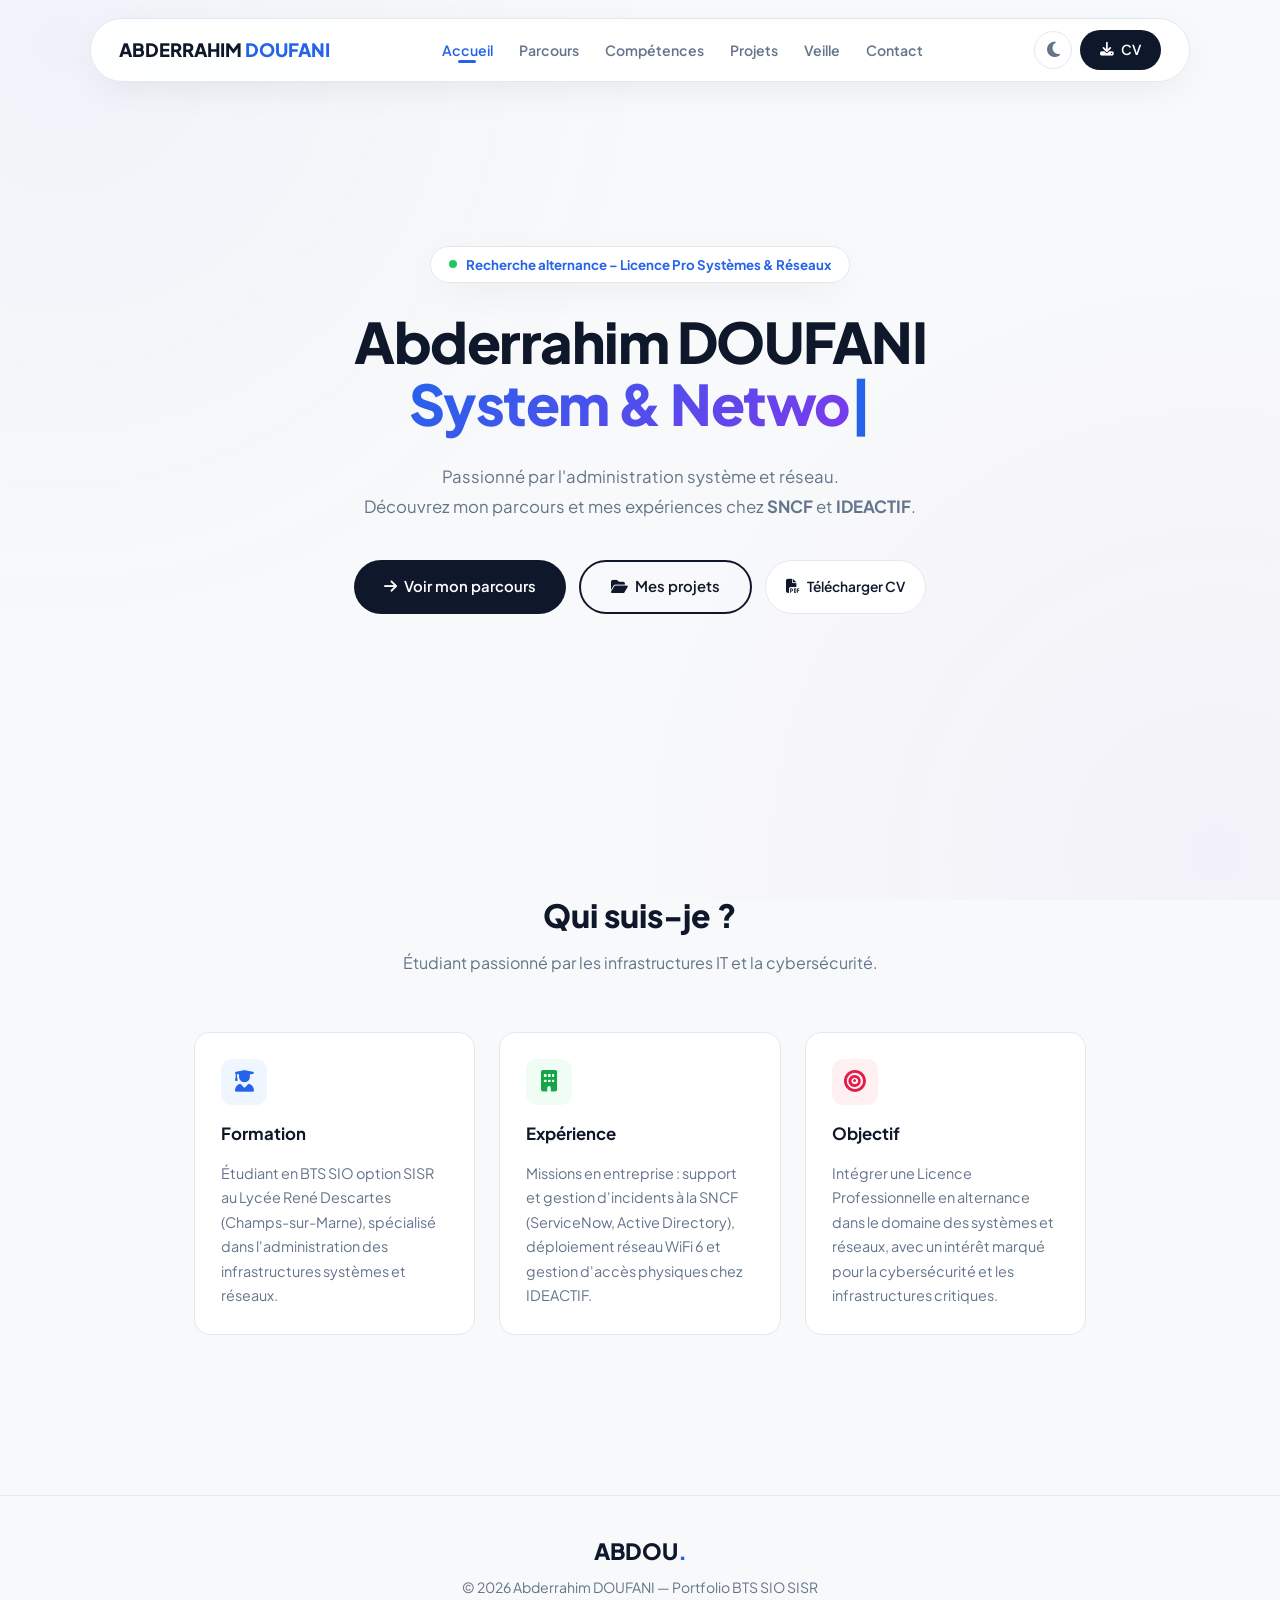
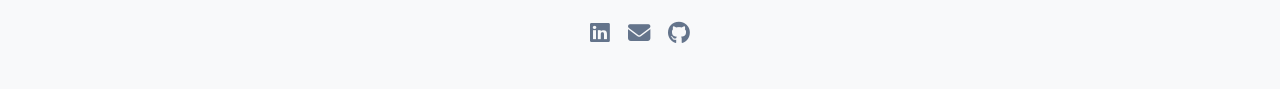
<file: index.html>
<!DOCTYPE html>
<html lang="fr">
<head>
    <meta charset="UTF-8">
    <meta name="viewport" content="width=device-width, initial-scale=1.0">
    <title>Abderrahim DOUFANI | Portfolio BTS SIO SISR</title>
    <link rel="preconnect" href="https://fonts.googleapis.com">
    <link rel="preconnect" href="https://fonts.gstatic.com" crossorigin>
    <link href="https://fonts.googleapis.com/css2?family=Plus+Jakarta+Sans:wght@400;500;600;700;800&display=swap" rel="stylesheet">
    <link rel="stylesheet" href="https://cdnjs.cloudflare.com/ajax/libs/font-awesome/6.4.0/css/all.min.css">
    <link rel="stylesheet" href="styles.css">
</head>
<body>
<div class="bg-mesh"></div>

<nav>
    <a href="index.html" class="logo">Abderrahim <span>DOUFANI</span></a>
    <ul id="navMenu">
        <li><a href="index.html">Accueil</a></li>
        <li><a href="parcours.html">Parcours</a></li>
        <li><a href="competences.html">Compétences</a></li>
        <li><a href="projets.html">Projets</a></li>
        <li><a href="veille.html">Veille</a></li>
        <li><a href="contact.html">Contact</a></li>
    </ul>
    <button class="hamburger" id="hamburger" aria-label="Menu" aria-expanded="false">
        <span></span><span></span><span></span>
    </button>
    <div class="nav-btns">
        <button class="theme-toggle" id="themeToggle"><i class="fa-solid fa-moon"></i></button>
        <a href="cv_doufani_abderrahim.pdf" class="btn btn-dark" target="_blank"><i class="fa-solid fa-download"></i> CV</a>
    </div>
</nav>

<header>
    <div class="hero-badge rv">
        <span class="dot-green"></span>
        Recherche alternance – Licence Pro Systèmes &amp; Réseaux
    </div>
    <h1 class="rv">
        Abderrahim DOUFANI<br>
        <span class="grad" id="tw"></span><span class="cursor">|</span>
    </h1>
    <p class="hero-desc rv">
        Passionné par l'administration système et réseau.<br>
        Découvrez mon parcours et mes expériences chez <strong>SNCF</strong> et <strong>IDEACTIF</strong>.
    </p>
    <div class="hero-actions rv">
        <a href="parcours.html" class="btn btn-dark" style="padding:13px 30px; font-size:.93rem;">
            <i class="fa-solid fa-arrow-right"></i> Voir mon parcours
        </a>
        <a href="projets.html" class="btn btn-outline" style="padding:13px 30px; font-size:.93rem;">
            <i class="fa-solid fa-folder-open"></i> Mes projets
        </a>
        <a href="cv_doufani_abderrahim.pdf" class="btn btn-white" download>
            <i class="fa-solid fa-file-pdf"></i> Télécharger CV
        </a>
    </div>
</header>

<section>
    <div class="sec-head rv">
        <h2 class="sec-title">Qui suis-je ?</h2>
        <p class="sec-sub">Étudiant passionné par les infrastructures IT et la cybersécurité.</p>
    </div>
    <div style="display:grid; grid-template-columns:repeat(auto-fit,minmax(280px,1fr)); gap:24px;">
        <div class="sk-card rv">
            <div class="sk-ico i-sys"><i class="fa-solid fa-user-graduate"></i></div>
            <div class="sk-title">Formation</div>
            <p style="font-size:.9rem; color:var(--muted); line-height:1.7;">Étudiant en BTS SIO option SISR au Lycée René Descartes (Champs-sur-Marne), spécialisé dans l'administration des infrastructures systèmes et réseaux.</p>
        </div>
        <div class="sk-card rv">
            <div class="sk-ico i-net"><i class="fa-solid fa-building"></i></div>
            <div class="sk-title">Expérience</div>
            <p style="font-size:.9rem; color:var(--muted); line-height:1.7;">Missions en entreprise : support et gestion d'incidents à la SNCF (ServiceNow, Active Directory), déploiement réseau WiFi 6 et gestion d'accès physiques chez IDEACTIF.</p>
        </div>
        <div class="sk-card rv">
            <div class="sk-ico i-sec"><i class="fa-solid fa-bullseye"></i></div>
            <div class="sk-title">Objectif</div>
            <p style="font-size:.9rem; color:var(--muted); line-height:1.7;">Intégrer une Licence Professionnelle en alternance dans le domaine des systèmes et réseaux, avec un intérêt marqué pour la cybersécurité et les infrastructures critiques.</p>
        </div>
    </div>
</section>

<footer>
    <div class="f-logo">ABDOU<span style="color:var(--accent);">.</span></div>
    <p>&copy; 2026 Abderrahim DOUFANI — Portfolio BTS SIO SISR</p>
    <div class="f-socials">
        <a href="#" target="_blank"><i class="fa-brands fa-linkedin"></i></a>
        <a href="mailto:douaniabdrahim@gmail.com"><i class="fa-solid fa-envelope"></i></a>
        <a href="#" target="_blank"><i class="fa-brands fa-github"></i></a>
    </div>
</footer>

<script src="script.js"></script>
</body>
</html>
</file>
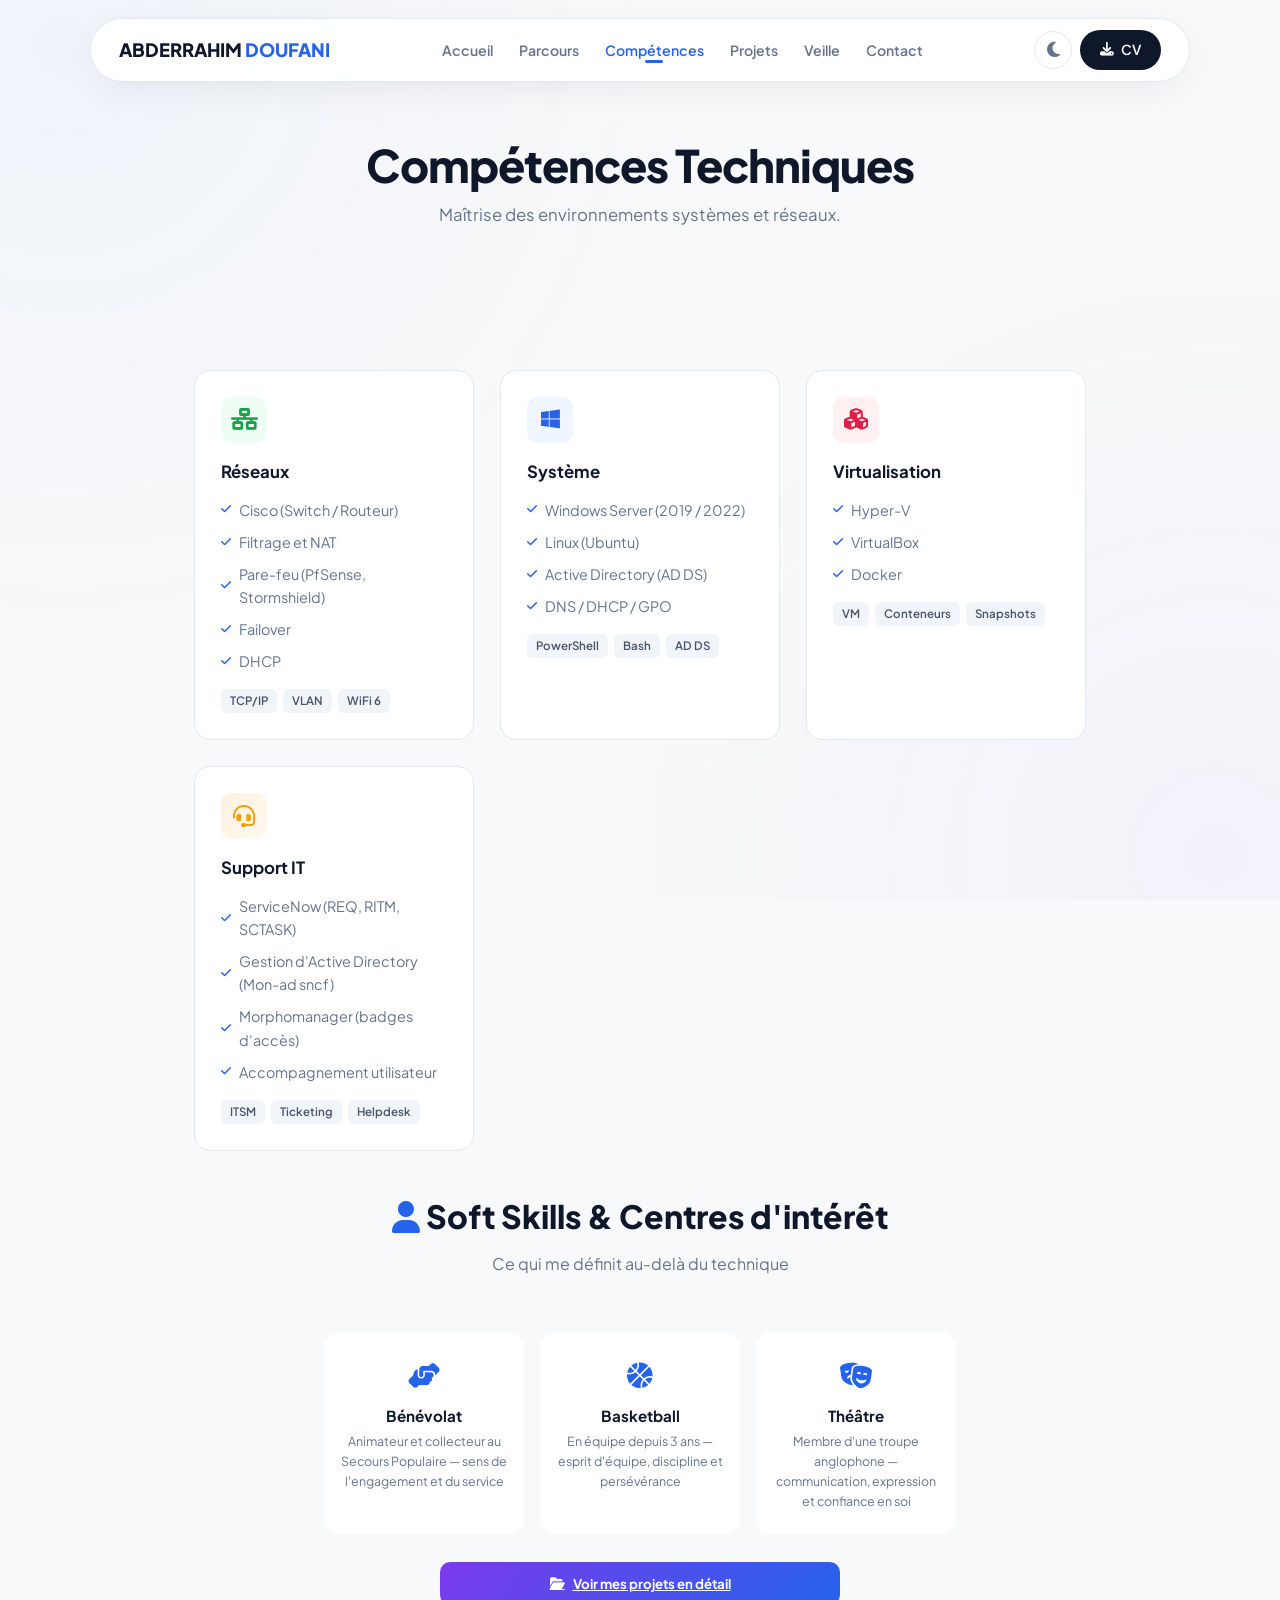
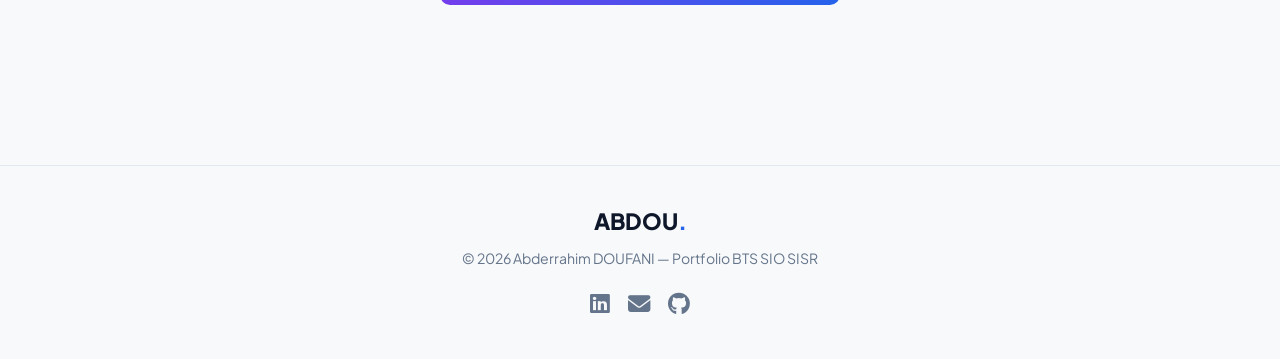
<file: competences.html>
<!DOCTYPE html>
<html lang="fr">
<head>
    <meta charset="UTF-8">
    <meta name="viewport" content="width=device-width, initial-scale=1.0">
    <title>Compétences | Abderrahim DOUFANI</title>
    <link rel="preconnect" href="https://fonts.googleapis.com">
    <link rel="preconnect" href="https://fonts.gstatic.com" crossorigin>
    <link href="https://fonts.googleapis.com/css2?family=Plus+Jakarta+Sans:wght@400;500;600;700;800&display=swap" rel="stylesheet">
    <link rel="stylesheet" href="https://cdnjs.cloudflare.com/ajax/libs/font-awesome/6.4.0/css/all.min.css">
    <link rel="stylesheet" href="styles.css">
</head>
<body>
<div class="bg-mesh"></div>

<nav>
    <a href="index.html" class="logo">Abderrahim <span>DOUFANI</span></a>
    <ul id="navMenu">
        <li><a href="index.html">Accueil</a></li>
        <li><a href="parcours.html">Parcours</a></li>
        <li><a href="competences.html">Compétences</a></li>
        <li><a href="projets.html">Projets</a></li>
        <li><a href="veille.html">Veille</a></li>
        <li><a href="contact.html">Contact</a></li>
    </ul>
    <button class="hamburger" id="hamburger" aria-label="Menu" aria-expanded="false">
        <span></span><span></span><span></span>
    </button>
    <div class="nav-btns">
        <button class="theme-toggle" id="themeToggle"><i class="fa-solid fa-moon"></i></button>
        <a href="cv_doufani_abderrahim.pdf" class="btn btn-dark" target="_blank"><i class="fa-solid fa-download"></i> CV</a>
    </div>
</nav>

<div class="page-header">
    <h1 class="rv">Compétences Techniques</h1>
    <p class="rv">Maîtrise des environnements systèmes et réseaux.</p>
</div>

<section>
    <div class="sk-grid">
        <div class="sk-card rv">
            <div class="sk-ico i-net"><i class="fa-solid fa-network-wired"></i></div>
            <div class="sk-title">Réseaux</div>
            <ul class="sk-list">
                <li><i class="fa-solid fa-check"></i> Cisco (Switch / Routeur)</li>
                <li><i class="fa-solid fa-check"></i> Filtrage et NAT</li>
                <li><i class="fa-solid fa-check"></i> Pare-feu (PfSense, Stormshield)</li>
                <li><i class="fa-solid fa-check"></i> Failover</li>
                <li><i class="fa-solid fa-check"></i> DHCP</li>
            </ul>
            <div class="tags"><span class="tag">TCP/IP</span><span class="tag">VLAN</span><span class="tag">WiFi 6</span></div>
        </div>
        <div class="sk-card rv">
            <div class="sk-ico i-sys"><i class="fa-brands fa-windows"></i></div>
            <div class="sk-title">Système</div>
            <ul class="sk-list">
                <li><i class="fa-solid fa-check"></i> Windows Server (2019 / 2022)</li>
                <li><i class="fa-solid fa-check"></i> Linux (Ubuntu)</li>
                <li><i class="fa-solid fa-check"></i> Active Directory (AD DS)</li>
                <li><i class="fa-solid fa-check"></i> DNS / DHCP / GPO</li>
            </ul>
            <div class="tags"><span class="tag">PowerShell</span><span class="tag">Bash</span><span class="tag">AD DS</span></div>
        </div>
        <div class="sk-card rv">
            <div class="sk-ico i-sec"><i class="fa-solid fa-cubes"></i></div>
            <div class="sk-title">Virtualisation</div>
            <ul class="sk-list">
                <li><i class="fa-solid fa-check"></i> Hyper-V</li>
                <li><i class="fa-solid fa-check"></i> VirtualBox</li>
                <li><i class="fa-solid fa-check"></i> Docker</li>
            </ul>
            <div class="tags"><span class="tag">VM</span><span class="tag">Conteneurs</span><span class="tag">Snapshots</span></div>
        </div>
        <div class="sk-card rv">
            <div class="sk-ico" style="background:linear-gradient(135deg,#f59e0b22,#f59e0b11); color:#f59e0b;"><i class="fa-solid fa-headset"></i></div>
            <div class="sk-title">Support IT</div>
            <ul class="sk-list">
                <li><i class="fa-solid fa-check"></i> ServiceNow (REQ, RITM, SCTASK)</li>
                <li><i class="fa-solid fa-check"></i> Gestion d'Active Directory (Mon-ad sncf)</li>
                <li><i class="fa-solid fa-check"></i> Morphomanager (badges d'accès)</li>
                <li><i class="fa-solid fa-check"></i> Accompagnement utilisateur</li>
            </ul>
            <div class="tags"><span class="tag">ITSM</span><span class="tag">Ticketing</span><span class="tag">Helpdesk</span></div>
        </div>
    </div>

    <div class="sec-head rv" style="margin-top:40px;">
        <h2 class="sec-title"><i class="fa-solid fa-user" style="color:var(--accent);"></i> Soft Skills &amp; Centres d'intérêt</h2>
        <p class="sec-sub">Ce qui me définit au-delà du technique</p>
    </div>
    <div class="soft-grid rv">
        <div class="soft-card">
            <div class="soft-ico"><i class="fa-solid fa-hands-helping"></i></div>
            <div class="soft-title">Bénévolat</div>
            <div class="soft-sub">Animateur et collecteur au Secours Populaire — sens de l'engagement et du service</div>
        </div>
        <div class="soft-card">
            <div class="soft-ico"><i class="fa-solid fa-basketball"></i></div>
            <div class="soft-title">Basketball</div>
            <div class="soft-sub">En équipe depuis 3 ans — esprit d'équipe, discipline et persévérance</div>
        </div>
        <div class="soft-card">
            <div class="soft-ico"><i class="fa-solid fa-masks-theater"></i></div>
            <div class="soft-title">Théâtre</div>
            <div class="soft-sub">Membre d'une troupe anglophone — communication, expression et confiance en soi</div>
        </div>
    </div>

    <div style="text-align:center; margin-top:28px;">
        <a href="projets.html" class="proj-btn" style="max-width:400px; margin:0 auto; display:inline-flex;">
            <i class="fa-solid fa-folder-open"></i> Voir mes projets en détail
        </a>
    </div>
</section>

<footer>
    <div class="f-logo">ABDOU<span style="color:var(--accent);">.</span></div>
    <p>&copy; 2026 Abderrahim DOUFANI — Portfolio BTS SIO SISR</p>
    <div class="f-socials">
        <a href="#" target="_blank"><i class="fa-brands fa-linkedin"></i></a>
        <a href="mailto:douaniabdrahim@gmail.com"><i class="fa-solid fa-envelope"></i></a>
        <a href="#" target="_blank"><i class="fa-brands fa-github"></i></a>
    </div>
</footer>

<script src="script.js"></script>
</body>
</html>
</file>
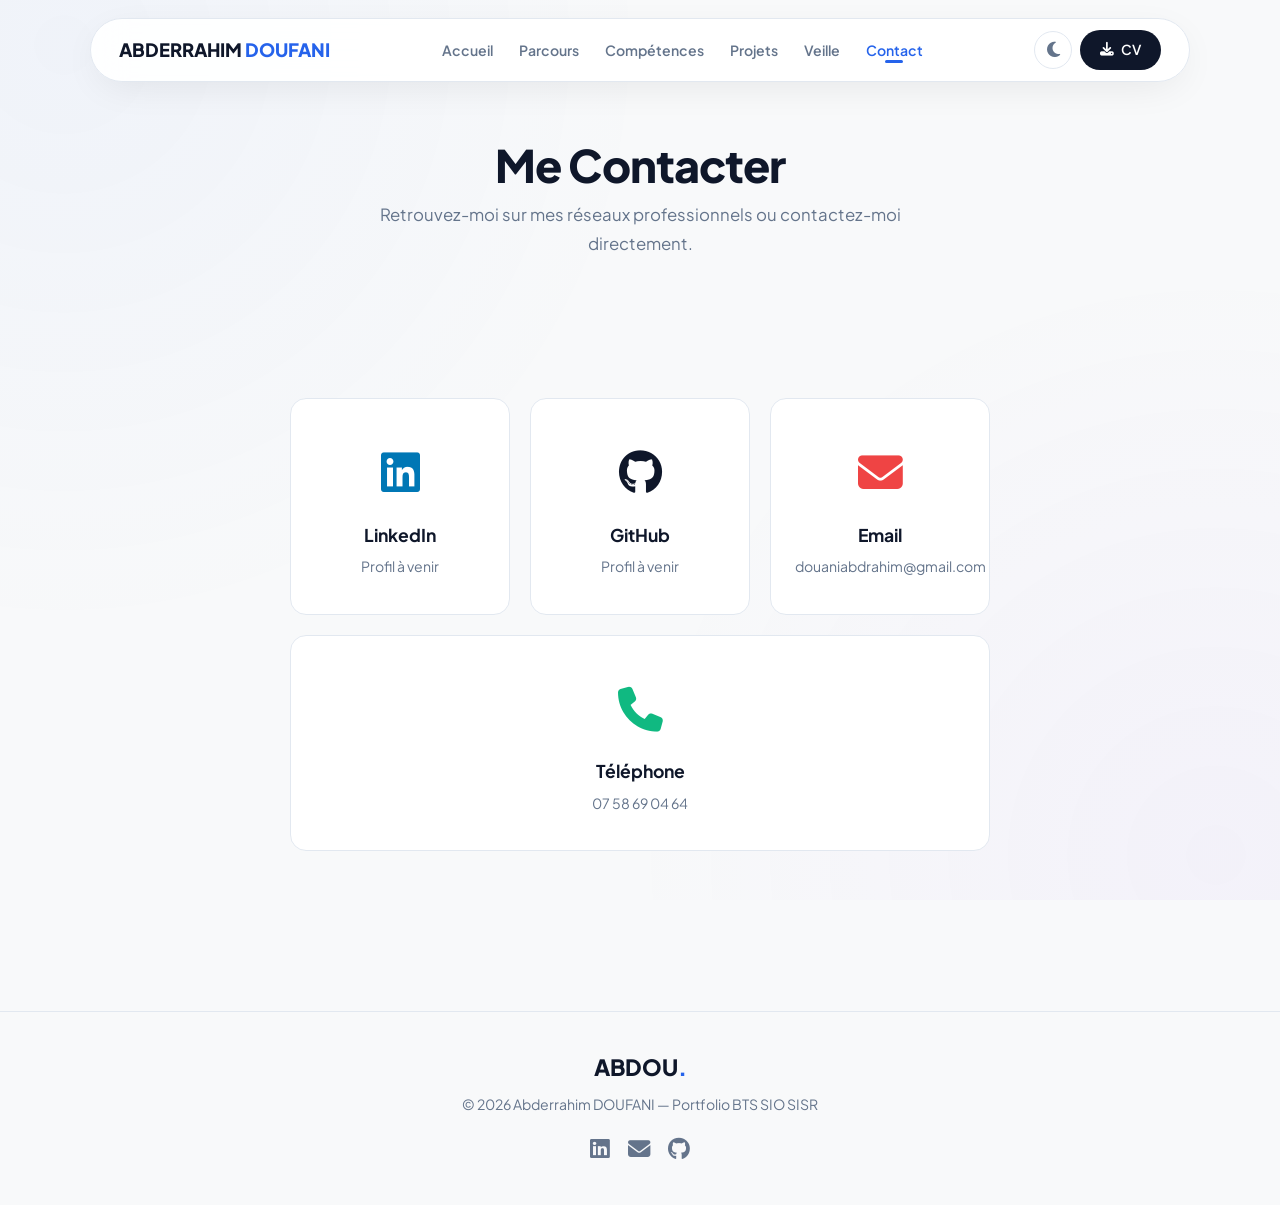
<file: contact.html>
<!DOCTYPE html>
<html lang="fr">
<head>
    <meta charset="UTF-8">
    <meta name="viewport" content="width=device-width, initial-scale=1.0">
    <title>Contact | Abderrahim DOUFANI</title>
    <link rel="preconnect" href="https://fonts.googleapis.com">
    <link rel="preconnect" href="https://fonts.gstatic.com" crossorigin>
    <link href="https://fonts.googleapis.com/css2?family=Plus+Jakarta+Sans:wght@400;500;600;700;800&display=swap" rel="stylesheet">
    <link rel="stylesheet" href="https://cdnjs.cloudflare.com/ajax/libs/font-awesome/6.4.0/css/all.min.css">
    <link rel="stylesheet" href="styles.css">
</head>
<body>
<div class="bg-mesh"></div>

<nav>
    <a href="index.html" class="logo">Abderrahim <span>DOUFANI</span></a>
    <ul id="navMenu">
        <li><a href="index.html">Accueil</a></li>
        <li><a href="parcours.html">Parcours</a></li>
        <li><a href="competences.html">Compétences</a></li>
        <li><a href="projets.html">Projets</a></li>
        <li><a href="veille.html">Veille</a></li>
        <li><a href="contact.html">Contact</a></li>
    </ul>
    <button class="hamburger" id="hamburger" aria-label="Menu" aria-expanded="false">
        <span></span><span></span><span></span>
    </button>
    <div class="nav-btns">
        <button class="theme-toggle" id="themeToggle"><i class="fa-solid fa-moon"></i></button>
        <a href="cv_doufani_abderrahim.pdf" class="btn btn-dark" target="_blank"><i class="fa-solid fa-download"></i> CV</a>
    </div>
</nav>

<div class="page-header">
    <h1 class="rv">Me Contacter</h1>
    <p class="rv">Retrouvez-moi sur mes réseaux professionnels ou contactez-moi directement.</p>
</div>

<section>
    <div style="display:flex; gap:20px; justify-content:center; flex-wrap:wrap; max-width:700px; margin:0 auto;" class="rv">
        <a href="#" target="_blank" style="flex:1; min-width:220px; text-decoration:none;">
            <div class="sk-card" style="text-align:center; padding:36px 24px; cursor:pointer;">
                <div style="font-size:2.8rem; color:#0077b5; margin-bottom:14px;"><i class="fa-brands fa-linkedin"></i></div>
                <div style="font-weight:700; font-size:1.1rem; color:var(--primary); margin-bottom:6px;">LinkedIn</div>
                <div style="font-size:.88rem; color:var(--muted);">Profil à venir</div>
            </div>
        </a>
        <a href="#" target="_blank" style="flex:1; min-width:220px; text-decoration:none;">
            <div class="sk-card" style="text-align:center; padding:36px 24px; cursor:pointer;">
                <div style="font-size:2.8rem; color:var(--primary); margin-bottom:14px;"><i class="fa-brands fa-github"></i></div>
                <div style="font-weight:700; font-size:1.1rem; color:var(--primary); margin-bottom:6px;">GitHub</div>
                <div style="font-size:.88rem; color:var(--muted);">Profil à venir</div>
            </div>
        </a>
        <a href="mailto:douaniabdrahim@gmail.com" style="flex:1; min-width:220px; text-decoration:none;">
            <div class="sk-card" style="text-align:center; padding:36px 24px; cursor:pointer;">
                <div style="font-size:2.8rem; color:#ef4444; margin-bottom:14px;"><i class="fa-solid fa-envelope"></i></div>
                <div style="font-weight:700; font-size:1.1rem; color:var(--primary); margin-bottom:6px;">Email</div>
                <div style="font-size:.88rem; color:var(--muted);">douaniabdrahim@gmail.com</div>
            </div>
        </a>
        <a href="tel:0758690464" style="flex:1; min-width:220px; text-decoration:none;">
            <div class="sk-card" style="text-align:center; padding:36px 24px; cursor:pointer;">
                <div style="font-size:2.8rem; color:#10b981; margin-bottom:14px;"><i class="fa-solid fa-phone"></i></div>
                <div style="font-weight:700; font-size:1.1rem; color:var(--primary); margin-bottom:6px;">Téléphone</div>
                <div style="font-size:.88rem; color:var(--muted);">07 58 69 04 64</div>
            </div>
        </a>
    </div>
</section>

<footer>
    <div class="f-logo">ABDOU<span style="color:var(--accent);">.</span></div>
    <p>&copy; 2026 Abderrahim DOUFANI — Portfolio BTS SIO SISR</p>
    <div class="f-socials">
        <a href="#" target="_blank"><i class="fa-brands fa-linkedin"></i></a>
        <a href="mailto:douaniabdrahim@gmail.com"><i class="fa-solid fa-envelope"></i></a>
        <a href="#" target="_blank"><i class="fa-brands fa-github"></i></a>
    </div>
</footer>

<script src="script.js"></script>
</body>
</html>
</file>
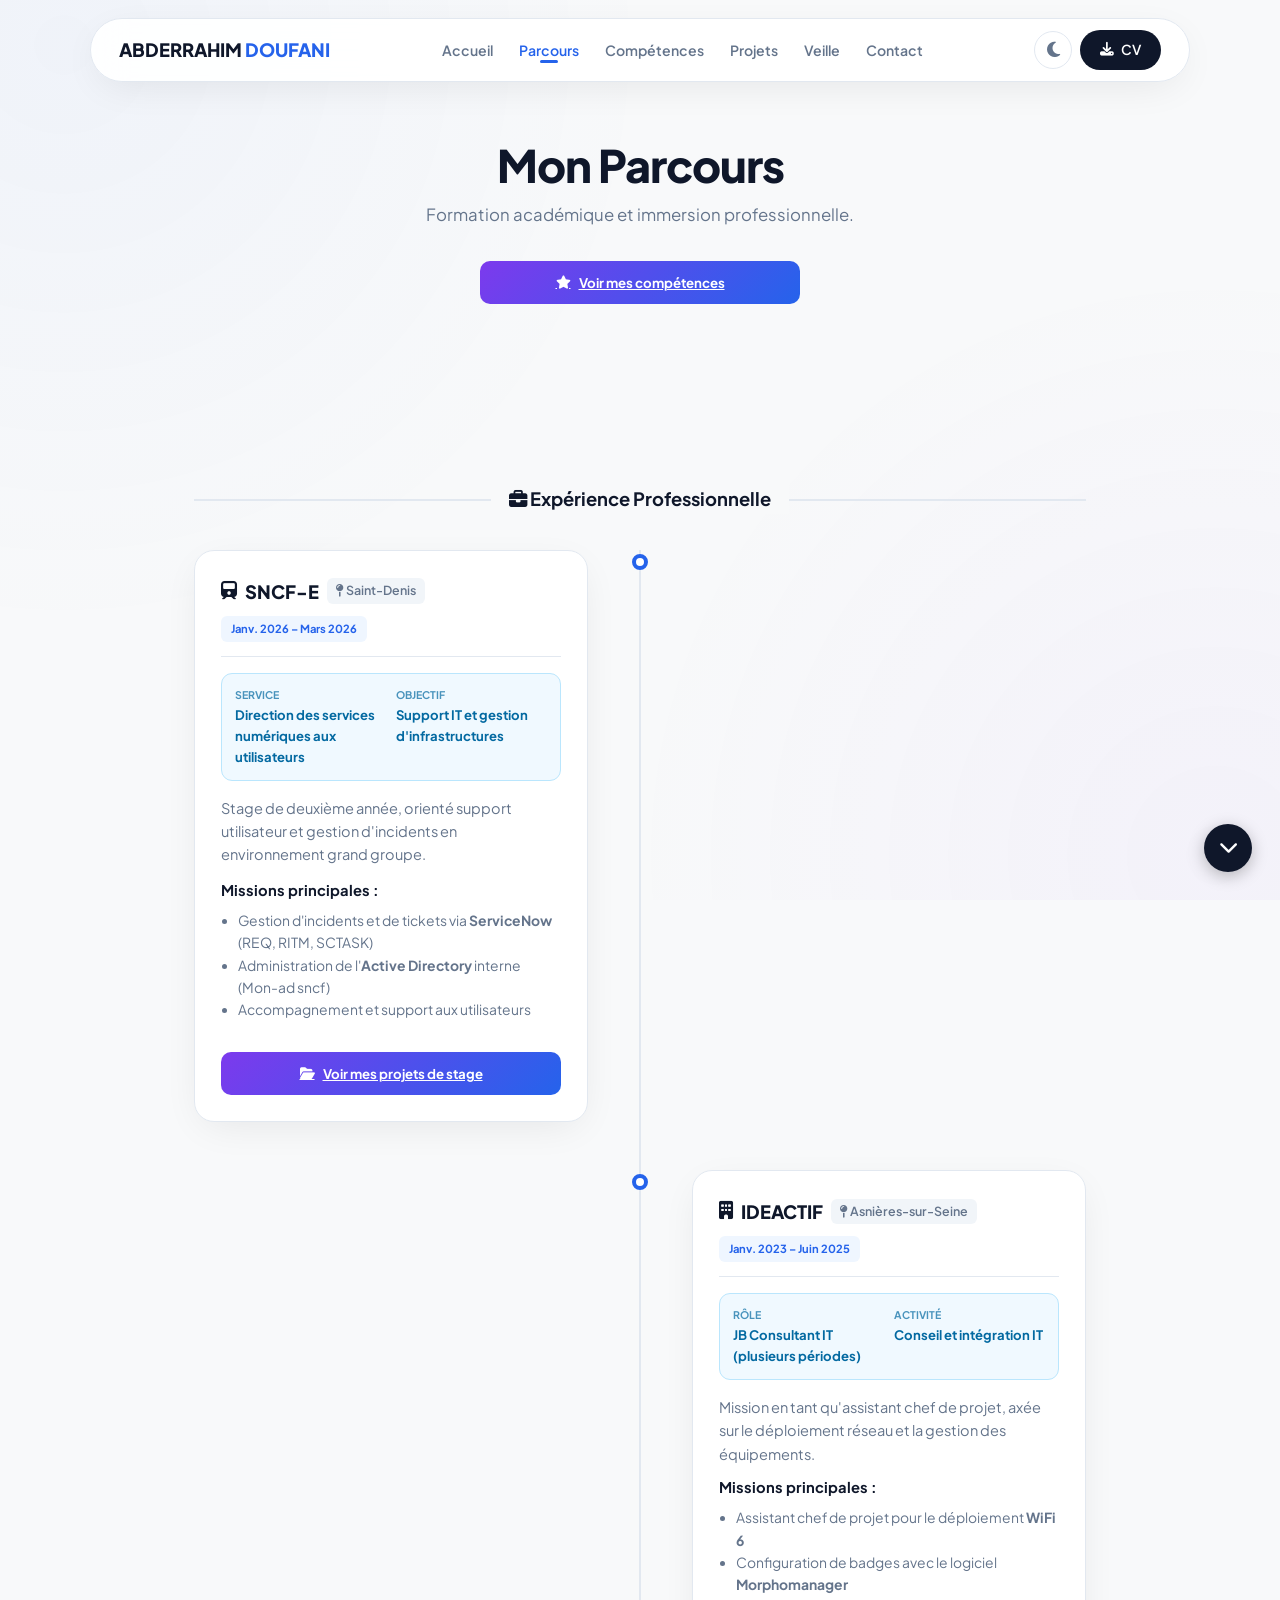
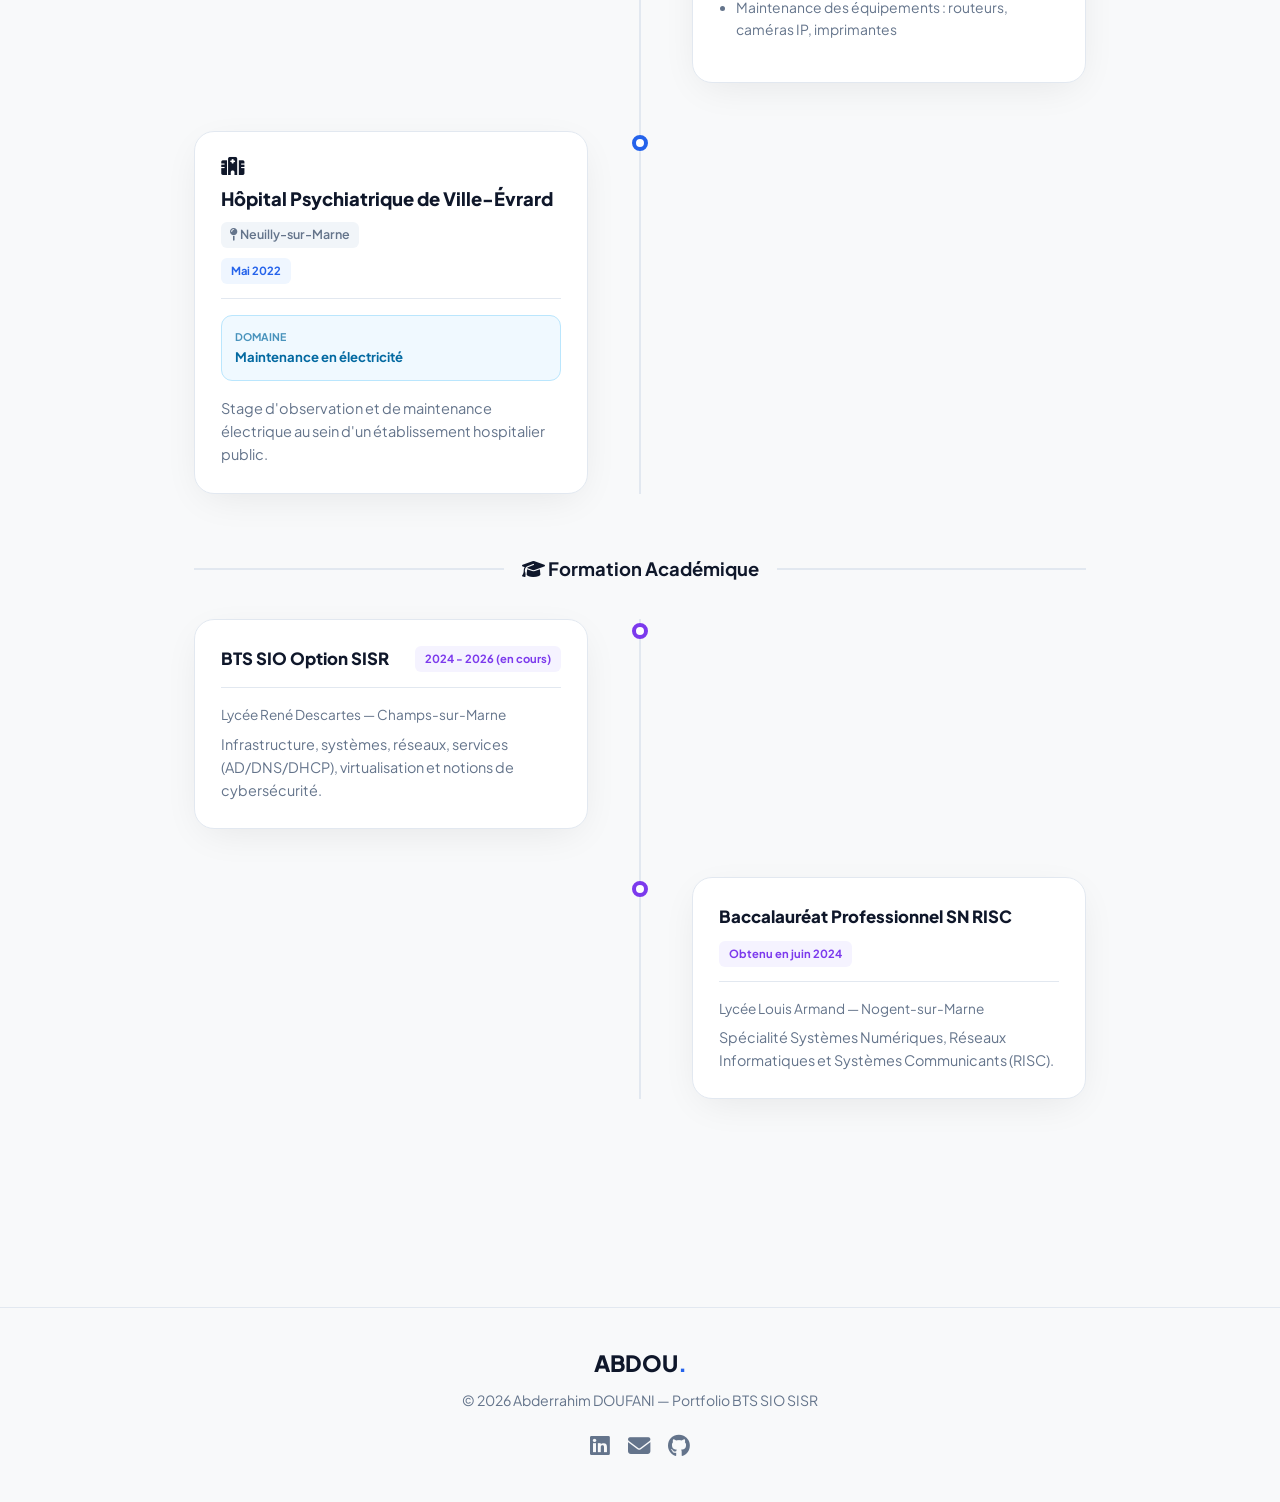
<file: parcours.html>
<!DOCTYPE html>
<html lang="fr">
<head>
    <meta charset="UTF-8">
    <meta name="viewport" content="width=device-width, initial-scale=1.0">
    <title>Mon Parcours | Abderrahim DOUFANI</title>
    <link rel="preconnect" href="https://fonts.googleapis.com">
    <link rel="preconnect" href="https://fonts.gstatic.com" crossorigin>
    <link href="https://fonts.googleapis.com/css2?family=Plus+Jakarta+Sans:wght@400;500;600;700;800&display=swap" rel="stylesheet">
    <link rel="stylesheet" href="https://cdnjs.cloudflare.com/ajax/libs/font-awesome/6.4.0/css/all.min.css">
    <link rel="stylesheet" href="styles.css">
</head>
<body>
<div class="bg-mesh"></div>

<nav>
    <a href="index.html" class="logo">Abderrahim <span>DOUFANI</span></a>
    <ul id="navMenu">
        <li><a href="index.html">Accueil</a></li>
        <li><a href="parcours.html">Parcours</a></li>
        <li><a href="competences.html">Compétences</a></li>
        <li><a href="projets.html">Projets</a></li>
        <li><a href="veille.html">Veille</a></li>
        <li><a href="contact.html">Contact</a></li>
    </ul>
    <button class="hamburger" id="hamburger" aria-label="Menu" aria-expanded="false">
        <span></span><span></span><span></span>
    </button>
    <div class="nav-btns">
        <button class="theme-toggle" id="themeToggle"><i class="fa-solid fa-moon"></i></button>
        <a href="cv_doufani_abderrahim.pdf" class="btn btn-dark" target="_blank"><i class="fa-solid fa-download"></i> CV</a>
    </div>
</nav>

<div class="page-header">
    <h1 class="rv">Mon Parcours</h1>
    <p class="rv">Formation académique et immersion professionnelle.</p>
    <div style="margin-top:16px; display:flex; gap:12px; justify-content:center; flex-wrap:wrap;">
        <a href="competences.html" class="proj-btn" style="max-width:320px; display:inline-flex;">
            <i class="fa-solid fa-star"></i> Voir mes compétences
        </a>
    </div>
</div>

<a href="#parcours-bottom" class="scroll-down-btn" id="scrollDownBtn" title="Aller en bas">
    <i class="fa-solid fa-chevron-down"></i>
</a>

<section>
    <div class="tl-sep rv">
        <span class="tl-label"><i class="fa-solid fa-briefcase"></i> Expérience Professionnelle</span>
    </div>

    <div class="timeline">
        <div class="tl-item rv">
            <div class="tl-dot"></div>
            <div class="tl-card">
                <div class="tl-top">
                    <div class="co-name">
                        <i class="fa-solid fa-train"></i> SNCF-E
                        <span class="co-loc"><i class="fa-solid fa-map-pin"></i> Saint-Denis</span>
                    </div>
                    <span class="dbadge dw">Janv. 2026 – Mars 2026</span>
                </div>
                <div class="biz-box">
                    <div class="biz-r"><span class="biz-l">Service</span><span class="biz-v">Direction des services numériques aux utilisateurs</span></div>
                    <div class="biz-r"><span class="biz-l">Objectif</span><span class="biz-v">Support IT et gestion d'infrastructures</span></div>
                </div>
                <p style="font-size:.91rem;">Stage de deuxième année, orienté support utilisateur et gestion d'incidents en environnement grand groupe.</p>
                <h4 style="font-size:.92rem; color:var(--primary); margin-top:12px; margin-bottom:8px;">Missions principales :</h4>
                <ul style="padding-left:17px; color:var(--muted); font-size:.87rem; margin-bottom:15px;">
                    <li>Gestion d'incidents et de tickets via <strong>ServiceNow</strong> (REQ, RITM, SCTASK)</li>
                    <li>Administration de l'<strong>Active Directory</strong> interne (Mon-ad sncf)</li>
                    <li>Accompagnement et support aux utilisateurs</li>
                </ul>
                <div style="display:flex; gap:10px; flex-wrap:wrap; margin-top:12px;">
                    <a href="projets.html" class="proj-btn" style="flex:1; min-width:180px;">
                        <i class="fa-solid fa-folder-open"></i> Voir mes projets de stage
                    </a>
                </div>
            </div>
        </div>

        <div class="tl-item r rv">
            <div class="tl-dot"></div>
            <div class="tl-card">
                <div class="tl-top">
                    <div class="co-name">
                        <i class="fa-solid fa-building"></i> IDEACTIF
                        <span class="co-loc"><i class="fa-solid fa-map-pin"></i> Asnières-sur-Seine</span>
                    </div>
                    <span class="dbadge dw">Janv. 2023 – Juin 2025</span>
                </div>
                <div class="biz-box">
                    <div class="biz-r"><span class="biz-l">Rôle</span><span class="biz-v">JB Consultant IT (plusieurs périodes)</span></div>
                    <div class="biz-r"><span class="biz-l">Activité</span><span class="biz-v">Conseil et intégration IT</span></div>
                </div>
                <p style="font-size:.91rem; color:var(--muted); margin-bottom:10px;">Mission en tant qu'assistant chef de projet, axée sur le déploiement réseau et la gestion des équipements.</p>
                <h4 style="font-size:.92rem; color:var(--primary); margin-bottom:8px;">Missions principales :</h4>
                <ul style="padding-left:17px; color:var(--muted); font-size:.87rem; margin-bottom:15px;">
                    <li>Assistant chef de projet pour le déploiement <strong>WiFi 6</strong></li>
                    <li>Configuration de badges avec le logiciel <strong>Morphomanager</strong></li>
                    <li>Maintenance des équipements : routeurs, caméras IP, imprimantes</li>
                </ul>
            </div>
        </div>

        <div class="tl-item rv">
            <div class="tl-dot"></div>
            <div class="tl-card">
                <div class="tl-top">
                    <div class="co-name">
                        <i class="fa-solid fa-hospital"></i> Hôpital Psychiatrique de Ville-Évrard
                        <span class="co-loc"><i class="fa-solid fa-map-pin"></i> Neuilly-sur-Marne</span>
                    </div>
                    <span class="dbadge dw">Mai 2022</span>
                </div>
                <div class="biz-box">
                    <div class="biz-r"><span class="biz-l">Domaine</span><span class="biz-v">Maintenance en électricité</span></div>
                </div>
                <p style="font-size:.91rem; color:var(--muted);">Stage d'observation et de maintenance électrique au sein d'un établissement hospitalier public.</p>
            </div>
        </div>
    </div>

    <div class="tl-sep rv" style="margin-top:60px;">
        <span class="tl-label"><i class="fa-solid fa-graduation-cap"></i> Formation Académique</span>
    </div>

    <div class="timeline">
        <div class="tl-item school rv">
            <div class="tl-dot"></div>
            <div class="tl-card">
                <div class="tl-top">
                    <h3 style="font-weight:800; color:var(--primary); font-size:1.05rem;">BTS SIO Option SISR</h3>
                    <span class="dbadge ds">2024 - 2026 (en cours)</span>
                </div>
                <p style="font-size:.85rem; color:var(--muted); margin-bottom:7px;">Lycée René Descartes — Champs-sur-Marne</p>
                <p style="font-size:.9rem; color:var(--muted);">Infrastructure, systèmes, réseaux, services (AD/DNS/DHCP), virtualisation et notions de cybersécurité.</p>
            </div>
        </div>
        <div class="tl-item r school rv">
            <div class="tl-dot"></div>
            <div class="tl-card">
                <div class="tl-top">
                    <h3 style="font-weight:800; color:var(--primary); font-size:1.05rem;">Baccalauréat Professionnel SN RISC</h3>
                    <span class="dbadge ds">Obtenu en juin 2024</span>
                </div>
                <p style="font-size:.85rem; color:var(--muted); margin-bottom:7px;">Lycée Louis Armand — Nogent-sur-Marne</p>
                <p style="font-size:.9rem; color:var(--muted);">Spécialité Systèmes Numériques, Réseaux Informatiques et Systèmes Communicants (RISC).</p>
            </div>
        </div>
    </div>
</section>

<div id="parcours-bottom"></div>
<footer>
    <div class="f-logo">ABDOU<span style="color:var(--accent);">.</span></div>
    <p>&copy; 2026 Abderrahim DOUFANI — Portfolio BTS SIO SISR</p>
    <div class="f-socials">
        <a href="#" target="_blank"><i class="fa-brands fa-linkedin"></i></a>
        <a href="mailto:douaniabdrahim@gmail.com"><i class="fa-solid fa-envelope"></i></a>
        <a href="#" target="_blank"><i class="fa-brands fa-github"></i></a>
    </div>
</footer>

<script src="script.js"></script>
</body>
</html>
</file>
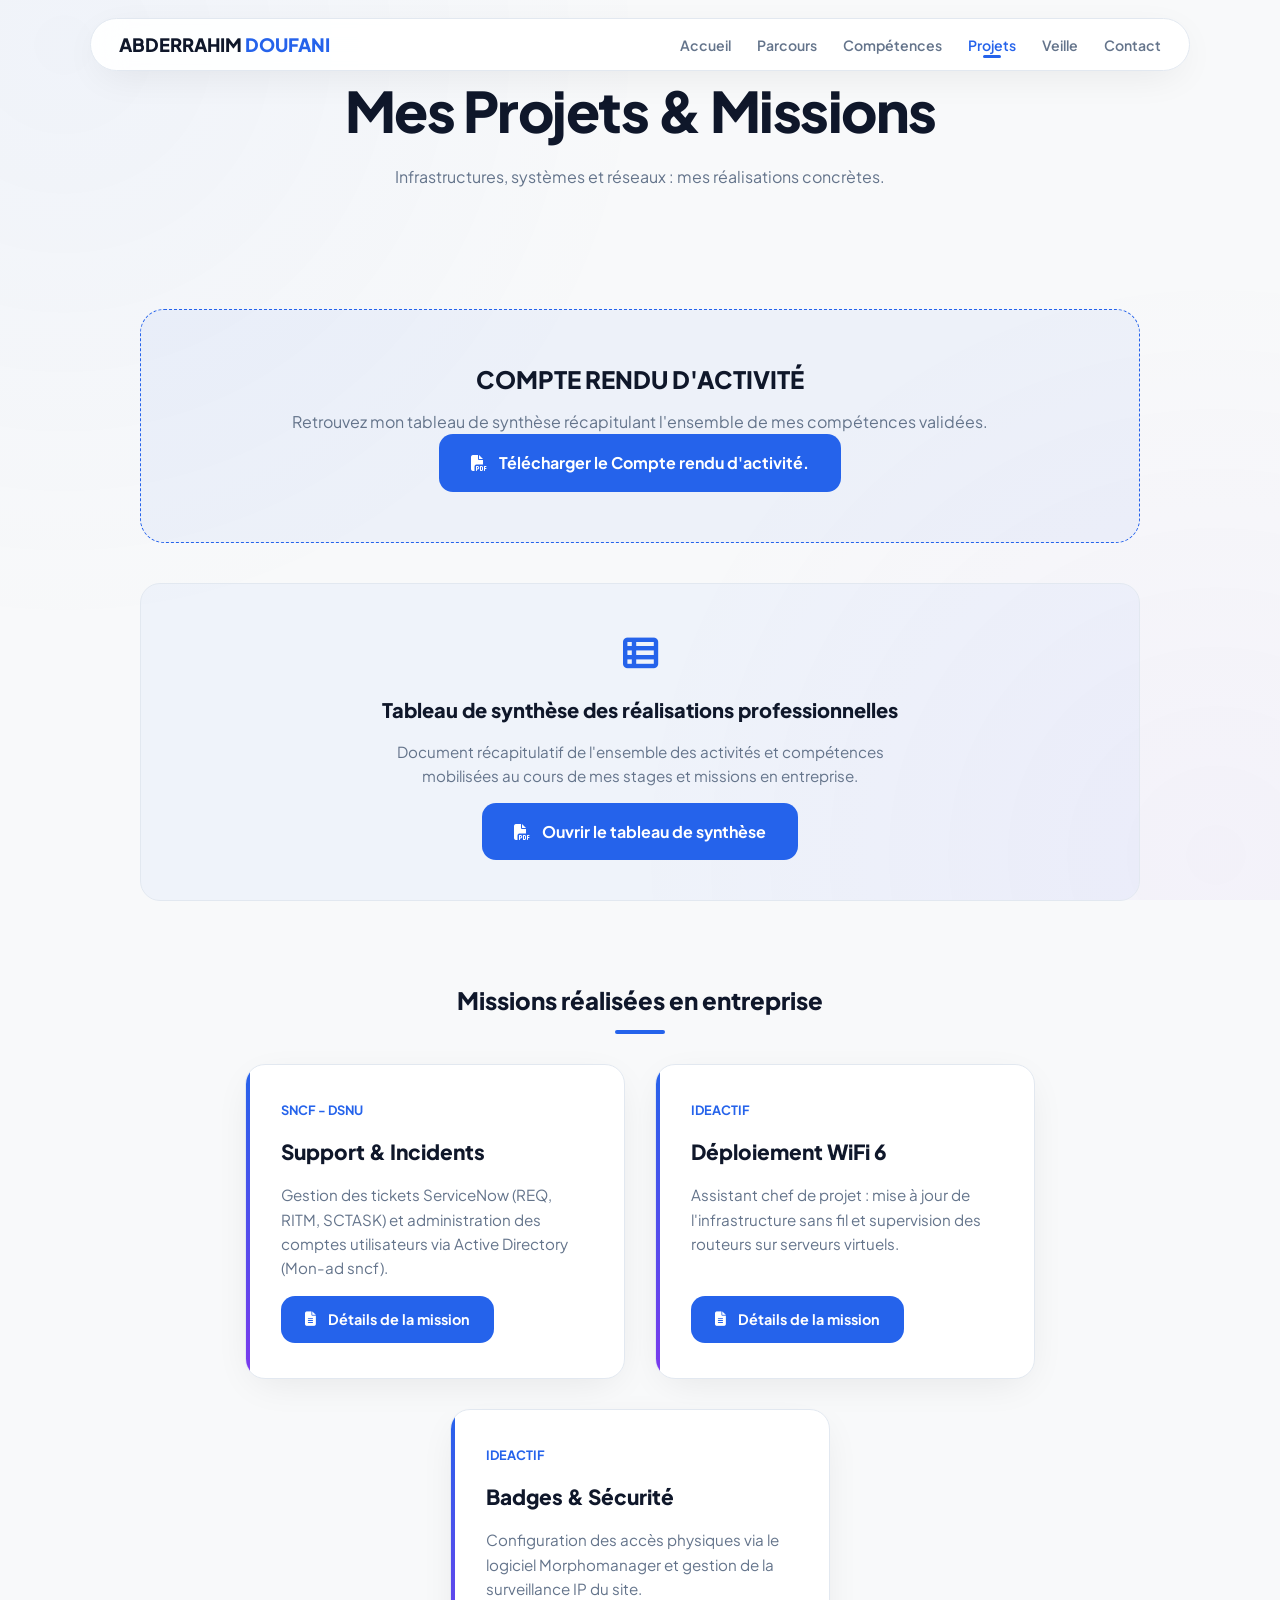
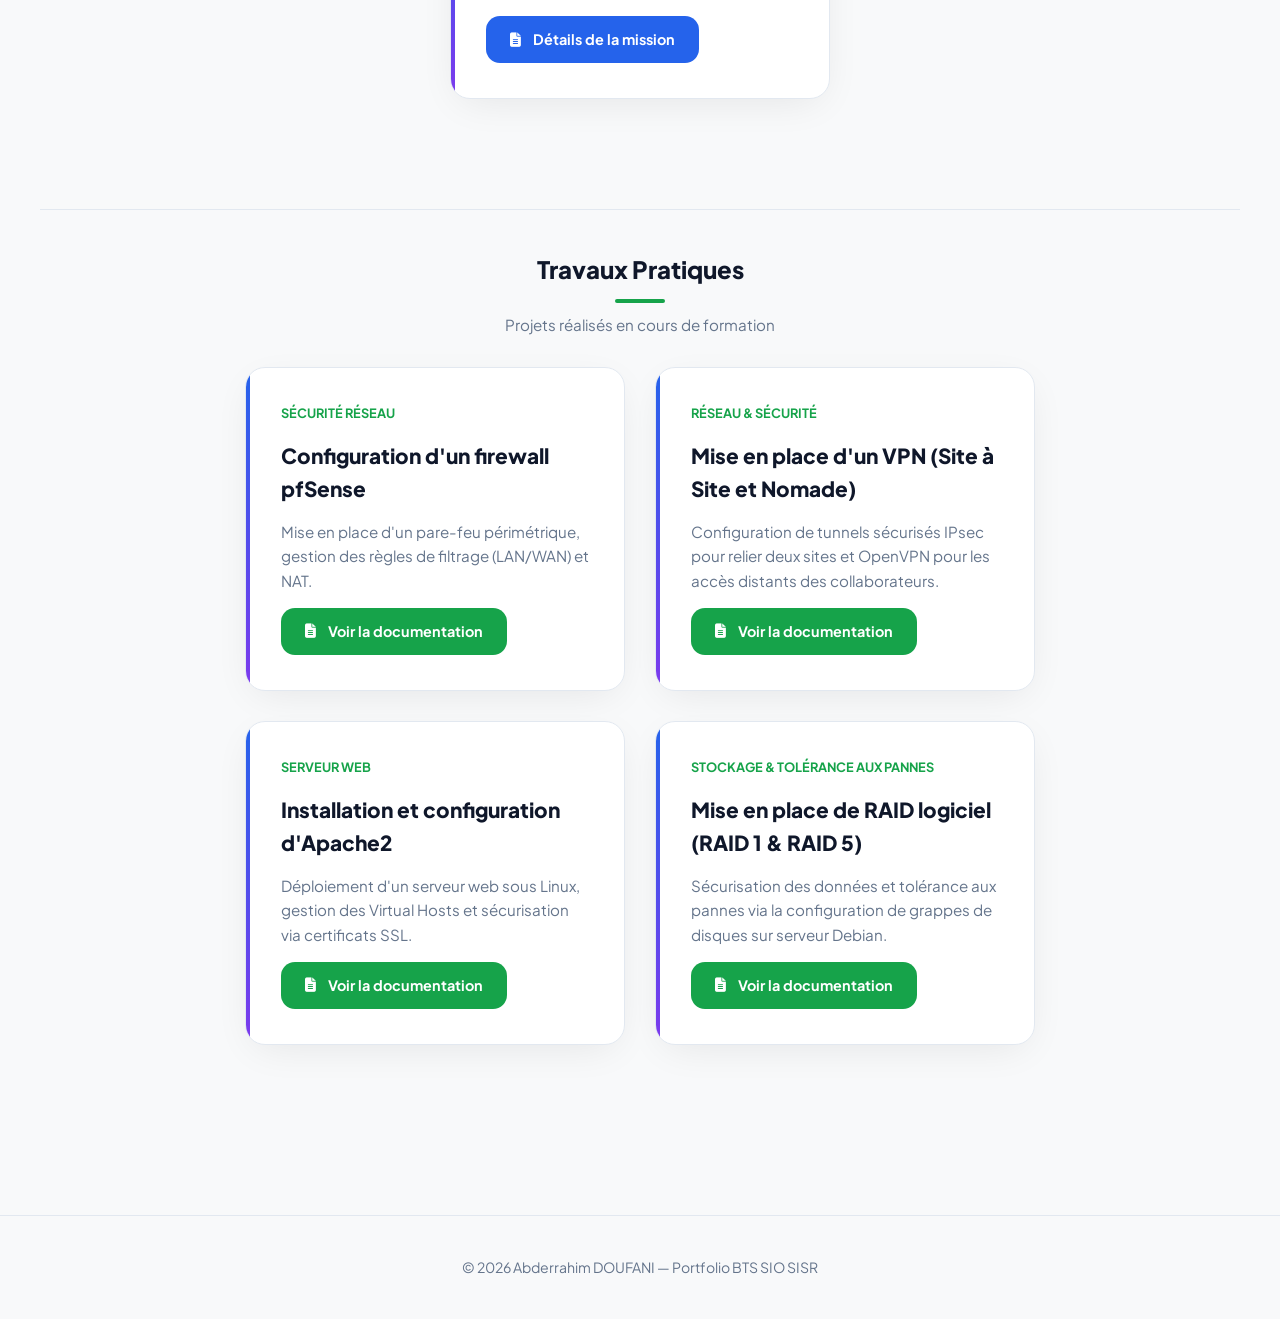
<file: projets.html>
<!DOCTYPE html>
<html lang="fr">
<head>
    <meta charset="UTF-8">
    <meta name="viewport" content="width=device-width, initial-scale=1.0">
    <title>Projets | Abderrahim DOUFANI</title>
    <link rel="preconnect" href="https://fonts.googleapis.com">
    <link rel="preconnect" href="https://fonts.gstatic.com" crossorigin>
    <link href="https://fonts.googleapis.com/css2?family=Plus+Jakarta+Sans:wght@400;500;600;700;800&display=swap" rel="stylesheet">
    <link rel="stylesheet" href="https://cdnjs.cloudflare.com/ajax/libs/font-awesome/6.4.0/css/all.min.css">
    <link rel="stylesheet" href="styles.css">
    <style>
        /* --- FIX LISIBILITÉ ET MISE EN PAGE --- */
        .stage-section {
            max-width: 1200px;
            margin: 0 auto;
            padding: 40px 20px;
        }

        .stage-cards {
            display: flex;
            flex-wrap: wrap;
            justify-content: center;
            gap: 30px;
            margin-top: 30px;
        }

        .stage-card {
            flex: 0 1 380px; 
            background: var(--card);
            padding: 35px; 
            border-radius: 20px;
            border: 1px solid var(--border-color);
            box-shadow: var(--shadow);
            display: flex;
            flex-direction: column;
            gap: 15px;
            transition: transform 0.3s ease;
        }

        .stage-card:hover {
            transform: translateY(-8px);
        }

        .stage-card h3 {
            font-size: 1.3rem;
            color: var(--primary);
            font-weight: 800;
        }

        .stage-card p {
            font-size: 0.95rem;
            line-height: 1.6;
            color: var(--muted);
        }

        /* --- SECTION COMPTE RENDU --- */
        .cr-section {
            max-width: 1000px;
            margin: 40px auto;
            text-align: center;
            padding: 50px 30px;
            background: rgba(37, 99, 235, 0.05);
            border-radius: 24px;
            border: 1px dashed var(--accent);
        }

        /* --- SECTION TABLEAU DE SYNTHÈSE --- */
        .synthese-section {
            max-width: 1000px;
            margin: 0 auto 40px auto;
            text-align: center;
            padding: 40px 30px;
            background: rgba(37, 99, 235, 0.04);
            border-radius: 20px;
            border: 1px solid var(--border-color);
            display: flex;
            flex-direction: column;
            align-items: center;
            gap: 14px;
        }

        .synthese-section .synthese-icon {
            font-size: 2.2rem;
            color: var(--accent);
        }

        .synthese-section h2 {
            font-weight: 800;
            color: var(--primary);
            font-size: 1.25rem;
            margin: 0;
        }

        .synthese-section p {
            font-size: 0.95rem;
            color: var(--muted);
            line-height: 1.6;
            max-width: 560px;
            margin: 0;
        }

        .download-btn, .card-link-btn {
            background: var(--accent);
            color: white !important;
            padding: 16px 32px;
            border-radius: 14px;
            font-weight: 700;
            text-decoration: none;
            display: inline-flex;
            align-items: center;
            justify-content: center;
            gap: 12px;
            margin-top: auto;
            transition: background 0.2s;
        }

        .card-link-btn {
            padding: 12px 24px;
            font-size: 0.9rem;
        }

        .download-btn:hover, .card-link-btn:hover {
            background: #1d4ed8;
        }

        /* --- SECTION TRAVAUX PRATIQUES --- */
        .tp-section {
            max-width: 1200px;
            margin: 0 auto;
            padding: 40px 20px 60px 20px;
        }

        .tp-tag {
            color: #16a34a;
            font-weight: 700;
            font-size: 0.8rem;
            text-transform: uppercase;
        }

        .tp-section .stage-card h3 {
            color: var(--primary);
        }

        .tp-section .card-link-btn {
            background: #16a34a;
        }

        .tp-section .card-link-btn:hover {
            background: #15803d;
        }

        /* Séparateur entre les deux sections cartes */
        .section-divider {
            max-width: 1200px;
            margin: 0 auto;
            padding: 0 20px;
            border: none;
            border-top: 1px solid var(--border-color);
        }
    </style>
</head>
<body>
<div class="bg-mesh"></div>

<nav>
    <a href="index.html" class="logo">Abderrahim <span>DOUFANI</span></a>
    <ul id="navMenu">
        <li><a href="index.html">Accueil</a></li>
        <li><a href="parcours.html">Parcours</a></li>
        <li><a href="competences.html">Compétences</a></li>
        <li><a href="projets.html" class="active">Projets</a></li>
        <li><a href="veille.html">Veille</a></li>
        <li><a href="contact.html">Contact</a></li>
    </ul>
    <button class="hamburger" id="hamburger">
        <span></span><span></span><span></span>
    </button>
</nav>

<section class="proj-hero rv">
    <div class="proj-container" style="text-align: center;">
        <h1>Mes Projets & Missions</h1>
        <p>Infrastructures, systèmes et réseaux : mes réalisations concrètes.</p>
    </div>
</section>

<!-- COMPTE RENDU D'ACTIVITÉ -->
<section class="cr-section rv">
    <h2 style="font-weight: 800; color: var(--primary); margin-bottom: 10px;">COMPTE RENDU D'ACTIVITÉ</h2>
    <p>Retrouvez mon tableau de synthèse récapitulant l'ensemble de mes compétences validées.</p>
    <a href="compterendustage.pdf" class="download-btn" target="_blank">
        <i class="fa-solid fa-file-pdf"></i> Télécharger le Compte rendu d'activité.
    </a>
</section>

<!-- TABLEAU DE SYNTHÈSE DES RÉALISATIONS PROFESSIONNELLES -->
<section class="synthese-section rv" style="max-width: 1000px; margin: 0 auto 40px auto; padding: 40px 30px;">
    <div class="synthese-icon"><i class="fa-solid fa-table-list"></i></div>
    <h2>Tableau de synthèse des réalisations professionnelles</h2>
    <p>Document récapitulatif de l'ensemble des activités et compétences mobilisées au cours de mes stages et missions en entreprise.</p>
    <a href="tableau-synthese-doufani.pdf" class="download-btn" target="_blank">
        <i class="fa-solid fa-file-pdf"></i> Ouvrir le tableau de synthèse
    </a>
</section>

<!-- MISSIONS EN ENTREPRISE -->
<section class="stage-section">
    <div style="text-align: center; margin-bottom: 20px;">
        <h2 style="font-weight: 800; color: var(--primary);">Missions réalisées en entreprise</h2>
        <div style="width: 50px; height: 4px; background: var(--accent); margin: 10px auto; border-radius: 2px;"></div>
    </div>

    <div class="stage-cards">
        <div class="stage-card rv">
            <div style="color: var(--accent); font-weight: 700; font-size: 0.8rem; text-transform: uppercase;">SNCF - DSNU</div>
            <h3>Support & Incidents</h3>
            <p>Gestion des tickets ServiceNow (REQ, RITM, SCTASK) et administration des comptes utilisateurs via Active Directory (Mon-ad sncf).</p>
            <a href="compterendustage.pdf" target="_blank" class="card-link-btn">
                <i class="fa-solid fa-file-lines"></i> Détails de la mission
            </a>
        </div>

        <div class="stage-card rv">
            <div style="color: var(--accent); font-weight: 700; font-size: 0.8rem; text-transform: uppercase;">IDEACTIF</div>
            <h3>Déploiement WiFi 6</h3>
            <p>Assistant chef de projet : mise à jour de l'infrastructure sans fil et supervision des routeurs sur serveurs virtuels.</p>
            <a href="compterendustage.pdf" target="_blank" class="card-link-btn">
                <i class="fa-solid fa-file-lines"></i> Détails de la mission
            </a>
        </div>

        <div class="stage-card rv">
            <div style="color: var(--accent); font-weight: 700; font-size: 0.8rem; text-transform: uppercase;">IDEACTIF</div>
            <h3>Badges & Sécurité</h3>
            <p>Configuration des accès physiques via le logiciel Morphomanager et gestion de la surveillance IP du site.</p>
            <a href="compterendustage.pdf" target="_blank" class="card-link-btn">
                <i class="fa-solid fa-file-lines"></i> Détails de la mission
            </a>
        </div>
    </div>
</section>

<!-- SÉPARATEUR -->
<hr class="section-divider" style="margin: 20px auto 0 auto;">

<!-- TRAVAUX PRATIQUES -->
<section class="tp-section">
    <div style="text-align: center; margin-bottom: 20px;">
        <h2 style="font-weight: 800; color: var(--primary);">Travaux Pratiques</h2>
        <div style="width: 50px; height: 4px; background: #16a34a; margin: 10px auto; border-radius: 2px;"></div>
        <p style="color: var(--muted); font-size: 0.95rem; margin-top: 10px;">Projets réalisés en cours de formation</p>
    </div>

    <div class="stage-cards">
        <!-- TP 1 : pfSense -->
        <div class="stage-card rv">
            <div class="tp-tag">Sécurité réseau</div>
            <h3>Configuration d'un firewall pfSense</h3>
            <p>Mise en place d'un pare-feu périmétrique, gestion des règles de filtrage (LAN/WAN) et NAT.</p>
            <a href="doc-pfsense.pdf" target="_blank" class="card-link-btn" style="background: #16a34a;">
                <i class="fa-solid fa-file-lines"></i> Voir la documentation
            </a>
        </div>

        <!-- TP 2 : VPN -->
        <div class="stage-card rv">
            <div class="tp-tag">Réseau & Sécurité</div>
            <h3>Mise en place d'un VPN (Site à Site et Nomade)</h3>
            <p>Configuration de tunnels sécurisés IPsec pour relier deux sites et OpenVPN pour les accès distants des collaborateurs.</p>
            <a href="doc-vpn.pdf" target="_blank" class="card-link-btn" style="background: #16a34a;">
                <i class="fa-solid fa-file-lines"></i> Voir la documentation
            </a>
        </div>

        <!-- TP 3 : Apache2 -->
        <div class="stage-card rv">
            <div class="tp-tag">Serveur Web</div>
            <h3>Installation et configuration d'Apache2</h3>
            <p>Déploiement d'un serveur web sous Linux, gestion des Virtual Hosts et sécurisation via certificats SSL.</p>
            <a href="doc-apache.pdf" target="_blank" class="card-link-btn" style="background: #16a34a;">
                <i class="fa-solid fa-file-lines"></i> Voir la documentation
            </a>
        </div>

        <!-- TP 4 : RAID -->
        <div class="stage-card rv">
            <div class="tp-tag">Stockage & Tolérance aux pannes</div>
            <h3>Mise en place de RAID logiciel (RAID 1 & RAID 5)</h3>
            <p>Sécurisation des données et tolérance aux pannes via la configuration de grappes de disques sur serveur Debian.</p>
            <a href="doc-raid.pdf" target="_blank" class="card-link-btn" style="background: #16a34a;">
                <i class="fa-solid fa-file-lines"></i> Voir la documentation
            </a>
        </div>
    </div>
</section>

<footer style="margin-top: 60px; text-align: center; padding: 40px; border-top: 1px solid var(--border-color);">
    <p>&copy; 2026 Abderrahim DOUFANI — Portfolio BTS SIO SISR</p>
</footer>

<script src="script.js"></script>
</body>
</html>
</file>
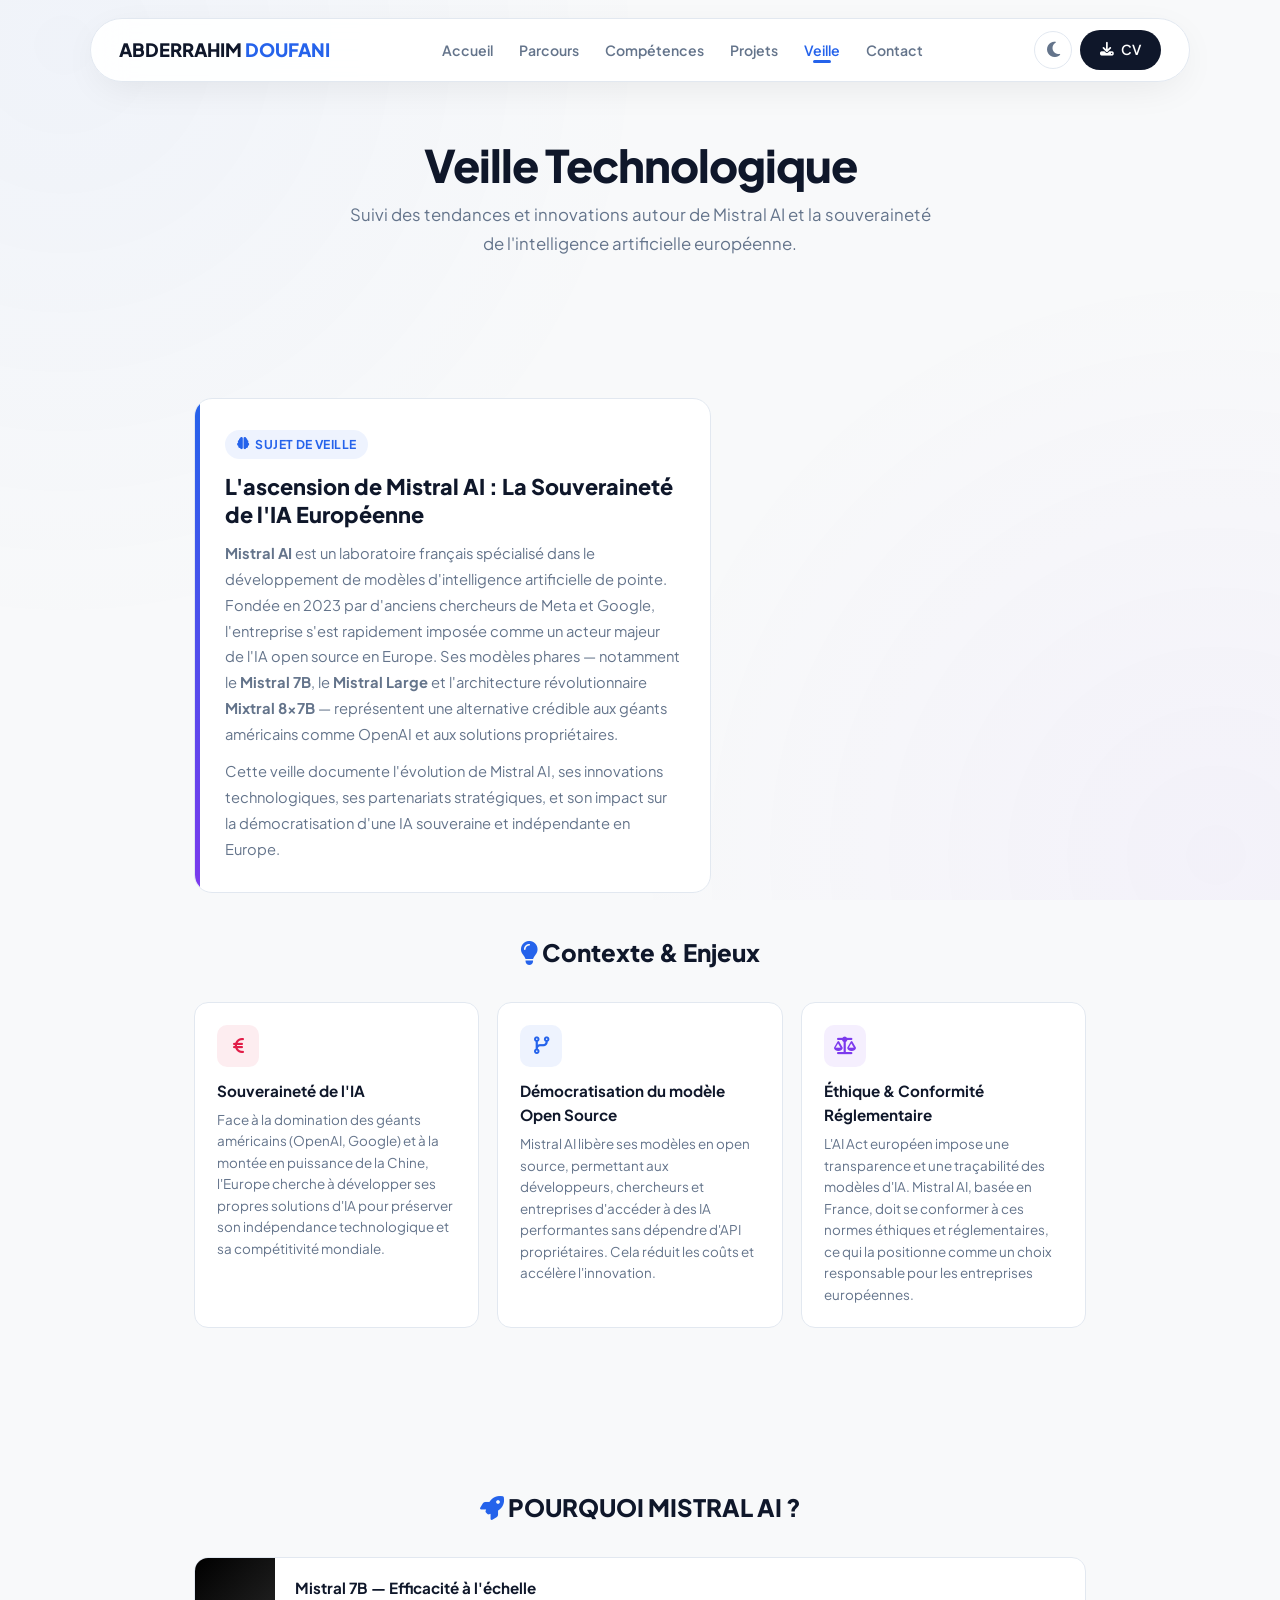
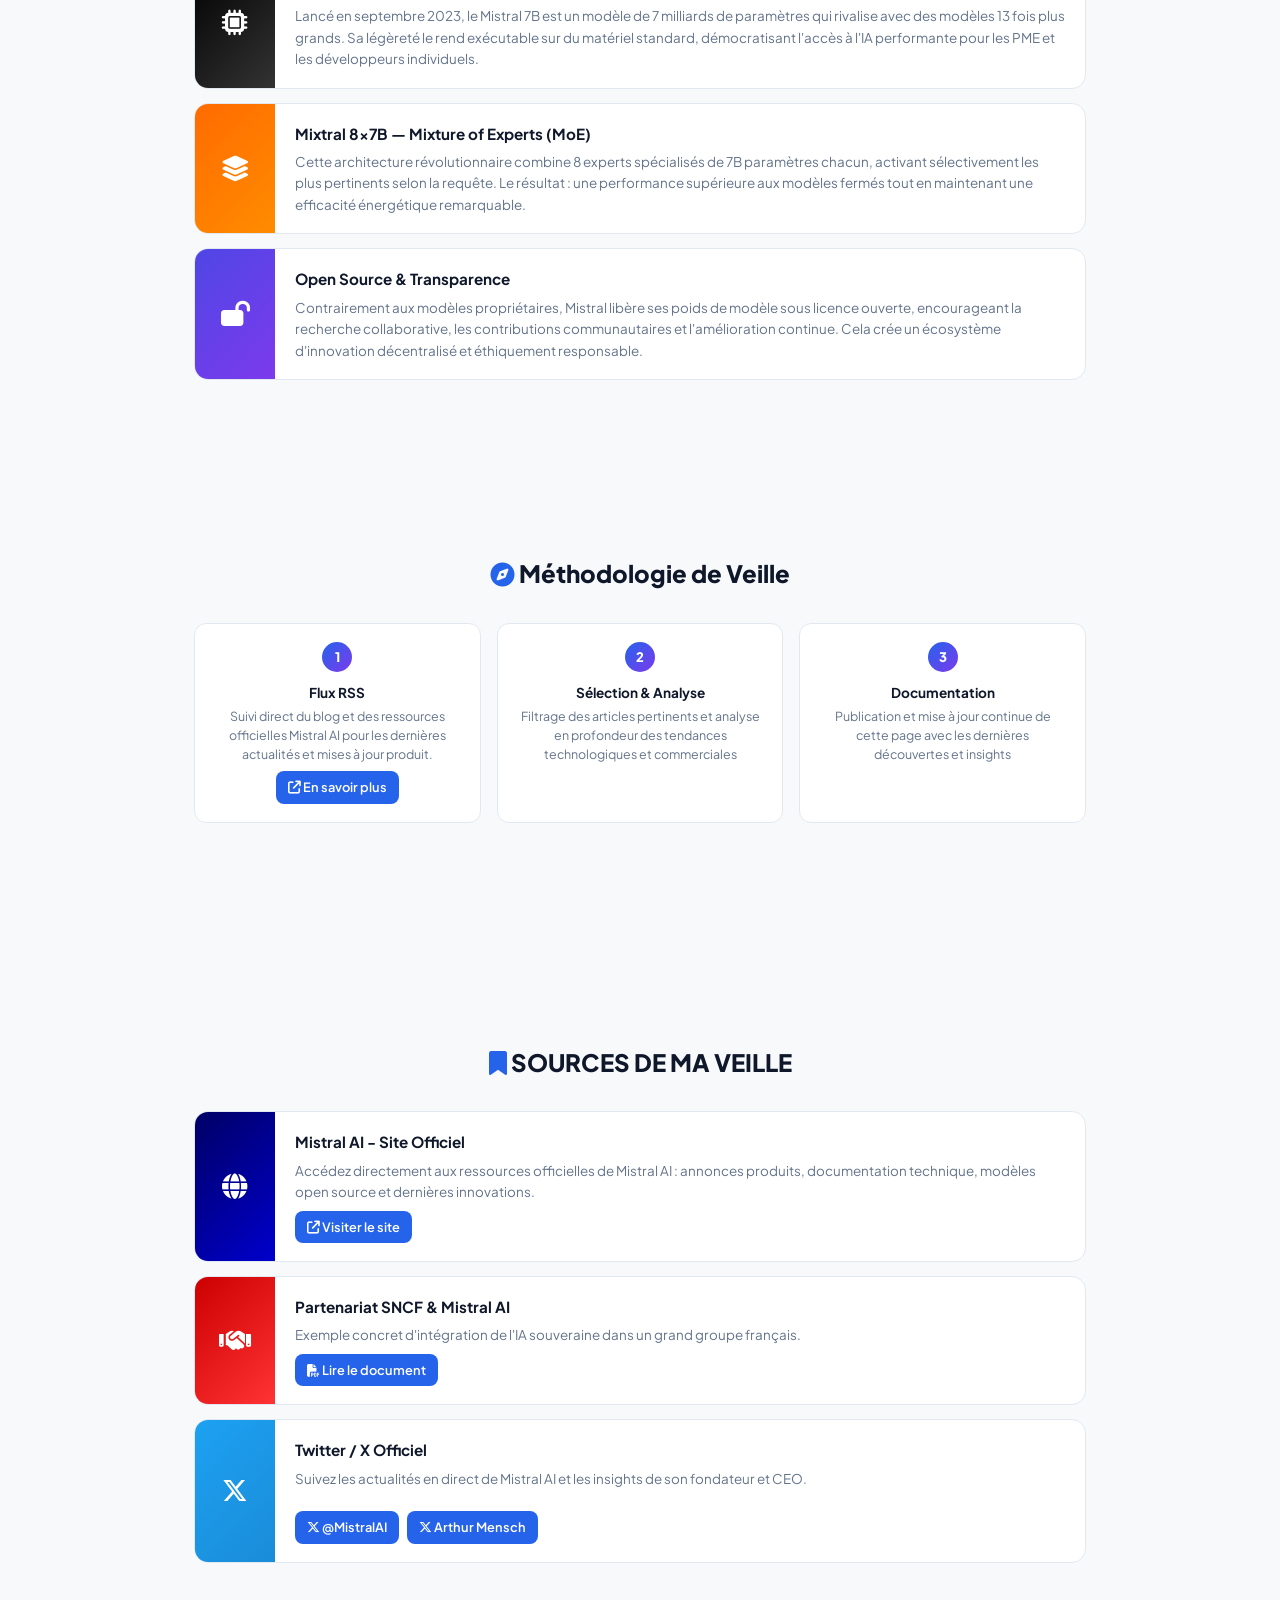
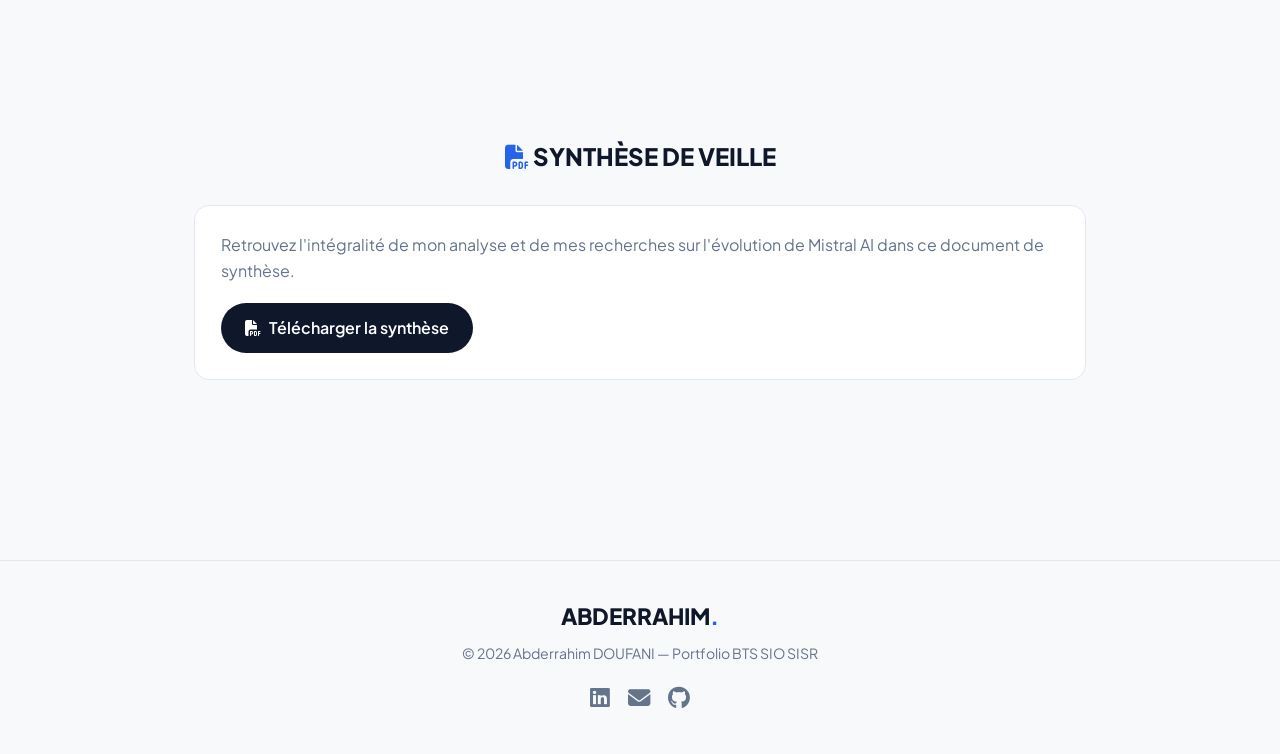
<file: veille.html>
<!DOCTYPE html>
<html lang="fr">
<head>
    <meta charset="UTF-8">
    <meta name="viewport" content="width=device-width, initial-scale=1.0">
    <title>Veille Technologique | Abderrahim DOUFANI</title>
    <link rel="preconnect" href="https://fonts.googleapis.com">
    <link rel="preconnect" href="https://fonts.gstatic.com" crossorigin>
    <link href="https://fonts.googleapis.com/css2?family=Plus+Jakarta+Sans:wght@400;500;600;700;800&display=swap" rel="stylesheet">
    <link rel="stylesheet" href="https://cdnjs.cloudflare.com/ajax/libs/font-awesome/6.4.0/css/all.min.css">
    <link rel="stylesheet" href="styles.css">
</head>
<body>
<div class="bg-mesh"></div>

<nav>
    <a href="index.html" class="logo">Abderrahim <span>DOUFANI</span></a>
    <ul id="navMenu">
        <li><a href="index.html">Accueil</a></li>
        <li><a href="parcours.html">Parcours</a></li>
        <li><a href="competences.html">Compétences</a></li>
        <li><a href="projets.html">Projets</a></li>
        <li><a href="veille.html">Veille</a></li>
        <li><a href="contact.html">Contact</a></li>
    </ul>
    <button class="hamburger" id="hamburger" aria-label="Menu" aria-expanded="false">
        <span></span><span></span><span></span>
    </button>
    <div class="nav-btns">
        <button class="theme-toggle" id="themeToggle"><i class="fa-solid fa-moon"></i></button>
        <a href="cv_doufani_abderrahim.pdf" class="btn btn-dark" target="_blank"><i class="fa-solid fa-download"></i> CV</a>
    </div>
</nav>

<div class="page-header">
    <h1 class="rv">Veille Technologique</h1>
    <p class="rv">Suivi des tendances et innovations autour de Mistral AI et la souveraineté de l'intelligence artificielle européenne.</p>
</div>

<section>
    <!-- ── Sujet + KPIs ─────────────────────── -->
    <div class="veille-hero-grid rv">
        <div class="veille-topic-card">
            <div class="veille-topic-badge"><i class="fa-solid fa-brain"></i> Sujet de veille</div>
            <h2>L'ascension de Mistral AI : La Souveraineté de l'IA Européenne</h2>
            <p><strong>Mistral AI</strong> est un laboratoire français spécialisé dans le développement de modèles d'intelligence artificielle de pointe. Fondée en 2023 par d'anciens chercheurs de Meta et Google, l'entreprise s'est rapidement imposée comme un acteur majeur de l'IA open source en Europe. Ses modèles phares — notamment le <strong>Mistral 7B</strong>, le <strong>Mistral Large</strong> et l'architecture révolutionnaire <strong>Mixtral 8x7B</strong> — représentent une alternative crédible aux géants américains comme OpenAI et aux solutions propriétaires.</p>
            <p style="margin-top:12px;">Cette veille documente l'évolution de Mistral AI, ses innovations technologiques, ses partenariats stratégiques, et son impact sur la démocratisation d'une IA souveraine et indépendante en Europe.</p>
        </div>
    </div>

    <!-- ── Contexte & Enjeux ─────────────────────── -->
    <div class="sec-head rv" style="margin-bottom:30px;">
        <h2 class="sec-title" style="font-size:1.5rem;"><i class="fa-solid fa-lightbulb" style="color:var(--accent);"></i> Contexte & Enjeux</h2>
    </div>
    <div class="veille-why-grid rv">
        <div class="veille-why-card">
            <div class="veille-why-ico ico-shield"><i class="fa-solid fa-euro"></i></div>
            <h4>Souveraineté de l'IA</h4>
            <p>Face à la domination des géants américains (OpenAI, Google) et à la montée en puissance de la Chine, l'Europe cherche à développer ses propres solutions d'IA pour préserver son indépendance technologique et sa compétitivité mondiale.</p>
        </div>
        <div class="veille-why-card">
            <div class="veille-why-ico ico-server"><i class="fa-solid fa-code-branch"></i></div>
            <h4>Démocratisation du modèle Open Source</h4>
            <p>Mistral AI libère ses modèles en open source, permettant aux développeurs, chercheurs et entreprises d'accéder à des IA performantes sans dépendre d'API propriétaires. Cela réduit les coûts et accélère l'innovation.</p>
        </div>
        <div class="veille-why-card">
            <div class="veille-why-ico ico-lock"><i class="fa-solid fa-scale-balanced"></i></div>
            <h4>Éthique & Conformité Réglementaire</h4>
            <p>L'AI Act européen impose une transparence et une traçabilité des modèles d'IA. Mistral AI, basée en France, doit se conformer à ces normes éthiques et réglementaires, ce qui la positionne comme un choix responsable pour les entreprises européennes.</p>
        </div>
    </div>
</section>

<section>
    <!-- ── Pourquoi Mistral AI ─────────────────────── -->
    <div class="sec-head rv" style="margin-bottom:30px;">
        <h2 class="sec-title" style="font-size:1.5rem;"><i class="fa-solid fa-rocket" style="color:var(--accent);"></i> POURQUOI MISTRAL AI ?</h2>
    </div>
    <div class="rv">
        <div class="veille-example">
            <div class="veille-example-ico ex-google" style="background:linear-gradient(135deg, #000, #333);"><i class="fa-solid fa-microchip"></i></div>
            <div class="veille-example-body">
                <h4>Mistral 7B — Efficacité à l'échelle</h4>
                <p>Lancé en septembre 2023, le Mistral 7B est un modèle de 7 milliards de paramètres qui rivalise avec des modèles 13 fois plus grands. Sa légèreté le rend exécutable sur du matériel standard, démocratisant l'accès à l'IA performante pour les PME et les développeurs individuels.</p>
            </div>
        </div>
        <div class="veille-example">
            <div class="veille-example-ico ex-ms" style="background:linear-gradient(135deg, #ff6b00, #ff8c00);"><i class="fa-solid fa-layer-group"></i></div>
            <div class="veille-example-body">
                <h4>Mixtral 8x7B — Mixture of Experts (MoE)</h4>
                <p>Cette architecture révolutionnaire combine 8 experts spécialisés de 7B paramètres chacun, activant sélectivement les plus pertinents selon la requête. Le résultat : une performance supérieure aux modèles fermés tout en maintenant une efficacité énergétique remarquable.</p>
            </div>
        </div>
        <div class="veille-example">
            <div class="veille-example-ico ex-cloud" style="background:linear-gradient(135deg, #4f46e5, #7c3aed);"><i class="fa-solid fa-lock-open"></i></div>
            <div class="veille-example-body">
                <h4>Open Source & Transparence</h4>
                <p>Contrairement aux modèles propriétaires, Mistral libère ses poids de modèle sous licence ouverte, encourageant la recherche collaborative, les contributions communautaires et l'amélioration continue. Cela crée un écosystème d'innovation décentralisé et éthiquement responsable.</p>
            </div>
        </div>
    </div>
</section>

<section>
    <!-- ── Méthodologie ─────────────────────── -->
    <div class="sec-head rv" style="margin-bottom:30px;">
        <h2 class="sec-title" style="font-size:1.5rem;"><i class="fa-solid fa-compass" style="color:var(--accent);"></i> Méthodologie de Veille</h2>
    </div>
    <div class="veille-method-steps rv">
        <div class="veille-method-step">
            <div class="veille-method-num">1</div>
            <h4>Flux RSS</h4>
            <p>Suivi direct du blog et des ressources officielles Mistral AI pour les dernières actualités et mises à jour produit.</p>
            <a href="https://mistral.ai/news/" target="_blank" class="tp-btn" style="font-size:.8rem; padding:6px 12px; margin-top:8px; display:inline-block;"><i class="fa-solid fa-arrow-up-right-from-square"></i> En savoir plus</a>
        </div>
        <div class="veille-method-step">
            <div class="veille-method-num">2</div>
            <h4>Sélection & Analyse</h4>
            <p>Filtrage des articles pertinents et analyse en profondeur des tendances technologiques et commerciales</p>
        </div>
        <div class="veille-method-step">
            <div class="veille-method-num">3</div>
            <h4>Documentation</h4>
            <p>Publication et mise à jour continue de cette page avec les dernières découvertes et insights</p>
        </div>
    </div>
</section>

<section>
    <!-- ── Sources de Veille ─────────────────────── -->
    <div class="sec-head rv" style="margin-top:60px; margin-bottom:30px;">
        <h2 class="sec-title" style="font-size:1.5rem;"><i class="fa-solid fa-bookmark" style="color:var(--accent);"></i> SOURCES DE MA VEILLE</h2>
    </div>
    <div class="rv">
        <div class="veille-example">
            <div class="veille-example-ico ex-google" style="background:linear-gradient(135deg, #000066, #0000cc);"><i class="fa-solid fa-globe"></i></div>
            <div class="veille-example-body">
                <h4>Mistral AI - Site Officiel</h4>
                <p>Accédez directement aux ressources officielles de Mistral AI : annonces produits, documentation technique, modèles open source et dernières innovations.</p>
                <a href="https://mistral.ai/" target="_blank" class="tp-btn" style="font-size:.8rem; padding:6px 12px; margin-top:8px; display:inline-block;"><i class="fa-solid fa-arrow-up-right-from-square"></i> Visiter le site</a>
            </div>
        </div>

        <div class="veille-example">
            <div class="veille-example-ico ex-ms" style="background:linear-gradient(135deg, #cc0000, #ff3333);"><i class="fa-solid fa-handshake"></i></div>
            <div class="veille-example-body">
                <h4>Partenariat SNCF & Mistral AI</h4>
                <p>Exemple concret d'intégration de l'IA souveraine dans un grand groupe français.</p>
                <a href="https://www.groupe-sncf.com/medias-publics/2025-06/groupe-sncf-et-mistral-ai.pdf?VersionId=5VVFziLlsGU9_.dy.RqY4KnVlAn2U63S" target="_blank" class="tp-btn" style="font-size:.8rem; padding:6px 12px; margin-top:8px; display:inline-block;"><i class="fa-solid fa-file-pdf"></i> Lire le document</a>
            </div>
        </div>

        <div class="veille-example">
            <div class="veille-example-ico ex-cloud" style="background:linear-gradient(135deg, #1da1f2, #1a8cd8);"><i class="fa-brands fa-x-twitter"></i></div>
            <div class="veille-example-body">
                <h4>Twitter / X Officiel</h4>
                <p>Suivez les actualités en direct de Mistral AI et les insights de son fondateur et CEO.</p>
                <div style="display:flex; gap:8px; margin-top:8px; flex-wrap:wrap;">
                    <a href="https://x.com/MistralAI" target="_blank" class="tp-btn" style="font-size:.8rem; padding:6px 12px; display:inline-block;"><i class="fa-brands fa-x-twitter"></i> @MistralAI</a>
                    <a href="https://x.com/arthurmensch" target="_blank" class="tp-btn" style="font-size:.8rem; padding:6px 12px; display:inline-block;"><i class="fa-brands fa-x-twitter"></i> Arthur Mensch</a>
                </div>
            </div>
        </div>
    </div>
</section>

<section>
    <!-- ── Synthèse de Veille ─────────────────────── -->
    <div class="sec-head rv" style="margin-bottom:30px;">
        <h2 class="sec-title" style="font-size:1.5rem;"><i class="fa-solid fa-file-pdf" style="color:var(--accent);"></i> SYNTHÈSE DE VEILLE</h2>
    </div>
    <div class="dsec rv">
        <p style="margin-bottom:20px; font-size:1rem; line-height:1.6;">Retrouvez l'intégralité de mon analyse et de mes recherches sur l'évolution de Mistral AI dans ce document de synthèse.</p>
        <a href="synthese-veille-doufani.pdf" target="_blank" class="btn btn-dark" style="display:inline-flex; align-items:center; gap:8px; padding:12px 24px; font-size:1rem;"><i class="fa-solid fa-file-pdf"></i> Télécharger la synthèse</a>
    </div>
</section>

<footer>
    <div class="f-logo">ABDERRAHIM<span style="color:var(--accent);">.</span></div>
    <p>&copy; 2026 Abderrahim DOUFANI — Portfolio BTS SIO SISR</p>
    <div class="f-socials">
        <a href="https://www.linkedin.com/in/abderrahim-doufani/" target="_blank"><i class="fa-brands fa-linkedin"></i></a>
        <a href="mailto:abderrahim@example.com"><i class="fa-solid fa-envelope"></i></a>
        <a href="https://github.com/AbderrahimDoufani" target="_blank"><i class="fa-brands fa-github"></i></a>
    </div>
</footer>

<script src="script.js"></script>
</body>
</html>
</file>
<file: styles.css>
/* ── Variables & Reset ─────────────────────── */
:root {
    --bg: #f8f9fa;
    --card: #ffffff;
    --primary: #0f172a;
    --accent: #2563eb;
    --purple: #7c3aed;
    --muted: #64748b;
    --border: 1px solid #e2e8f0;
    --border-color: #e2e8f0;
    --shadow: 0 10px 40px -10px rgba(0,0,0,.09);
    --radius: 16px;
    --tr: all .3s ease;
    --mesh1: rgba(37,99,235,.04);
    --mesh2: rgba(124,58,237,.04);
    --input-bg: #f8f9fa;
    --table-hover: #f8f9fa;
    --badge-bg: #f1f5f9;
    --badge-color: #475569;
}

/* ── Dark Theme ─────────────────────── */
[data-theme="dark"] {
    --bg: #0f172a;
    --card: #1e293b;
    --primary: #e2e8f0;
    --muted: #94a3b8;
    --border: 1px solid #334155;
    --border-color: #334155;
    --shadow: 0 10px 40px -10px rgba(0,0,0,.35);
    --mesh1: rgba(37,99,235,.08);
    --mesh2: rgba(124,58,237,.08);
    --input-bg: #1e293b;
    --table-hover: #1e293b;
    --badge-bg: #334155;
    --badge-color: #94a3b8;
}
[data-theme="dark"] .bg-mesh {
    background: radial-gradient(circle at 5% 5%, var(--mesh1), transparent 40%),
                radial-gradient(circle at 95% 95%, var(--mesh2), transparent 40%);
}
[data-theme="dark"] nav {
    background: rgba(30,41,59,.92);
    border-color: #334155;
}
[data-theme="dark"] .hamburger span { background: var(--primary); }
[data-theme="dark"] .btn-dark { background: var(--accent); }
[data-theme="dark"] .btn-white { background: var(--card); color: var(--primary); border-color: #334155; }
[data-theme="dark"] .btn-white:hover { background: #334155; }
[data-theme="dark"] .btn-outline { border-color: var(--primary); color: var(--primary); }
[data-theme="dark"] .btn-outline:hover { background: var(--primary); color: #0f172a; }
[data-theme="dark"] .hero-badge { background: var(--card); border-color: #334155; }
[data-theme="dark"] .tl-card { background: var(--card); border-color: #334155; }
[data-theme="dark"] .tl-card:hover { border-color: var(--accent); }
[data-theme="dark"] .timeline::before { background: #334155; }
[data-theme="dark"] .tl-dot { background: var(--card); }
[data-theme="dark"] .tl-sep::before { background: #334155; }
[data-theme="dark"] .tl-label { background: var(--bg); }
[data-theme="dark"] .biz-box { background: rgba(37,99,235,.1); border-color: rgba(37,99,235,.25); }
[data-theme="dark"] .biz-l { color: #60a5fa; }
[data-theme="dark"] .biz-v { color: #93c5fd; }
[data-theme="dark"] .res-btn { background: var(--card); border-color: #334155; color: var(--muted); }
[data-theme="dark"] .res-btn:hover { background: rgba(37,99,235,.1); border-color: var(--accent); color: var(--accent); }
[data-theme="dark"] .sk-card { background: var(--card); border-color: #334155; }
[data-theme="dark"] .sk-card:hover { border-color: var(--accent); }
[data-theme="dark"] .i-sys { background: rgba(37,99,235,.15); }
[data-theme="dark"] .i-net { background: rgba(22,163,74,.15); }
[data-theme="dark"] .i-sec { background: rgba(225,29,72,.15); }
[data-theme="dark"] .tag { background: #334155; color: #94a3b8; }
[data-theme="dark"] .tp-card { background: var(--card); border-color: #334155; }
[data-theme="dark"] .tp-card:hover { border-color: var(--accent); }
[data-theme="dark"] .cbox { background: var(--card); border-color: #334155; }
[data-theme="dark"] input, [data-theme="dark"] textarea { background: #0f172a; border-color: #334155; color: var(--primary); }
[data-theme="dark"] input:focus, [data-theme="dark"] textarea:focus { border-color: var(--accent); background: var(--card); }
[data-theme="dark"] footer { border-color: #334155; }
[data-theme="dark"] .proj-card { background: var(--card); border-color: #334155; }
[data-theme="dark"] .proj-card:hover { border-color: var(--accent); }
[data-theme="dark"] .proj-card.nc::before { background: #475569; }
[data-theme="dark"] .proj-card.nc .pci { background: #334155; }
[data-theme="dark"] .pci { background: rgba(37,99,235,.15); }
[data-theme="dark"] .mbox { background: var(--card); }
[data-theme="dark"] .dsec { background: #0f172a; border-color: #334155; }
[data-theme="dark"] .tool-card { background: #0f172a; border-color: #334155; }
[data-theme="dark"] .tool-card:hover { border-color: var(--accent); }
[data-theme="dark"] .tool-icon { background: rgba(37,99,235,.15); }
[data-theme="dark"] .photo-card { background: #0f172a; border-color: #334155; }
[data-theme="dark"] .photo-placeholder { background: linear-gradient(135deg, #1e293b, #334155); }
[data-theme="dark"] .def-chip { background: #0f172a; border-color: #334155; }
[data-theme="dark"] .dci { background: rgba(37,99,235,.15); }
[data-theme="dark"] .pcv2 { background: var(--card); border-color: #334155; }
[data-theme="dark"] .pcv2:hover { border-color: var(--accent); }
[data-theme="dark"] .part-banner { background: rgba(37,99,235,.1); border-color: rgba(37,99,235,.25); }
[data-theme="dark"] .ov-stat { background: rgba(37,99,235,.1); border-color: rgba(37,99,235,.25); }
[data-theme="dark"] .sbox { background: rgba(37,99,235,.1); border-color: rgba(37,99,235,.25); }
[data-theme="dark"] .mlist li { background: #0f172a; border-color: rgba(37,99,235,.3); }
[data-theme="dark"] .result-v2 { background: rgba(22,163,74,.1); border-color: rgba(34,197,94,.25); }
[data-theme="dark"] .res-box { background: rgba(22,163,74,.1); border-color: rgba(34,197,94,.25); }
[data-theme="dark"] .cr-card { background: var(--card); border-color: #334155; }
[data-theme="dark"] .cr-card:hover { border-color: var(--accent); }
[data-theme="dark"] .cr-ico { background: rgba(239,68,68,.15); }
[data-theme="dark"] .back-btn { background: var(--card); border-color: #334155; color: var(--primary); }
[data-theme="dark"] .back-btn:hover { background: var(--accent); color: #fff; border-color: var(--accent); }
[data-theme="dark"] .eq-table thead { background: #334155; }
[data-theme="dark"] .eq-table td { border-color: #334155; }
[data-theme="dark"] .eq-table tbody tr:hover { background: #0f172a; }
[data-theme="dark"] .part-card { background: var(--card); border-color: #334155; }
[data-theme="dark"] .part-card:hover { border-color: var(--accent); }
[data-theme="dark"] .pj-item { background: var(--card); border-color: #334155; }
[data-theme="dark"] .sommaire { background: var(--card); border-color: #334155; }
[data-theme="dark"] .sommaire-list li { background: #0f172a; }
[data-theme="dark"] .sommaire-list li:hover { background: rgba(37,99,235,.1); }
[data-theme="dark"] .def-bar { background: rgba(37,99,235,.1); border-color: rgba(37,99,235,.25); }
[data-theme="dark"] .def-item { background: #0f172a; }
[data-theme="dark"] .stage-card { background: var(--card); border-color: #334155; }
[data-theme="dark"] .stage-card:hover { border-color: var(--accent); }

/* ── Base ─────────────────────── */
*, *::before, *::after { margin:0; padding:0; box-sizing:border-box; }
html { scroll-behavior: smooth; }
body { font-family:'Plus Jakarta Sans',sans-serif; background:var(--bg); color:var(--muted); line-height:1.6; overflow-x:hidden; transition: background .3s ease, color .3s ease; }

.bg-mesh { position:fixed; inset:0; z-index:-1;
    background: radial-gradient(circle at 5% 5%, var(--mesh1), transparent 40%),
                radial-gradient(circle at 95% 95%, var(--mesh2), transparent 40%); }

/* ── Navigation ─────────────────────── */
nav {
    position:fixed; top:18px; left:50%; transform:translateX(-50%);
    width:90%; max-width:1100px;
    background:rgba(255,255,255,.92); backdrop-filter:blur(16px);
    border:var(--border); border-radius:50px;
    padding:11px 28px;
    display:flex; justify-content:space-between; align-items:center;
    z-index:9000; box-shadow:var(--shadow);
    transition: background .3s ease, border-color .3s ease;
}
.logo { font-weight:800; font-size:1.15rem; color:var(--primary); text-transform:uppercase; text-decoration:none; }
.logo span { color:var(--accent); }
a.logo { text-decoration: none; }
nav ul { display:flex; gap:26px; list-style:none; }
nav ul a { color:var(--muted); text-decoration:none; font-weight:600; font-size:.88rem; transition:var(--tr); position: relative; }
nav ul a:hover { color:var(--accent); }
nav ul a.active { color:var(--accent); }
nav ul a.active::after { content:''; position:absolute; bottom:-4px; left:50%; transform:translateX(-50%); width:18px; height:3px; background:var(--accent); border-radius:3px; }
.nav-btns { display:flex; gap:8px; align-items:center; }
.btn { display:inline-flex; align-items:center; gap:7px; padding:9px 20px; border-radius:50px; font-weight:600; font-size:.86rem; text-decoration:none; transition:var(--tr); cursor:pointer; border:none; }
.btn-dark  { background:var(--primary); color:#fff; }
.btn-dark:hover  { background:var(--accent); transform:translateY(-2px); }
.btn-white { background:#fff; color:var(--primary); border:var(--border); }
.btn-white:hover { background:var(--bg); }
.btn-outline { background:transparent; border:2px solid var(--primary); color:var(--primary); }
.btn-outline:hover { background:var(--primary); color:#fff; }

.theme-toggle {
    width:38px; height:38px; border-radius:50%; border:var(--border);
    background:var(--card); cursor:pointer; display:flex; align-items:center;
    justify-content:center; font-size:1.1rem; transition:var(--tr);
    color:var(--muted);
}
.theme-toggle:hover { border-color:var(--accent); color:var(--accent); transform:scale(1.1); }

/* ── Hero ─────────────────────── */
header {
    min-height:90vh; display:flex; flex-direction:column; justify-content:center; align-items:center;
    text-align:center; padding:130px 24px 80px;
}
.hero-badge {
    display:inline-flex; align-items:center; gap:9px;
    background:var(--card); padding:7px 18px; border-radius:50px;
    font-size:.83rem; font-weight:700; color:var(--accent);
    border:var(--border); margin-bottom:28px; box-shadow:var(--shadow);
}
.dot-green { width:8px; height:8px; border-radius:50%; background:#22c55e; animation:pulse 2s infinite; }
@keyframes pulse { 0%,100%{opacity:1;} 50%{opacity:.35;} }
h1 { font-size:clamp(2rem,5vw,3.5rem); font-weight:800; color:var(--primary); letter-spacing:-1.5px; line-height:1.1; margin-bottom:22px; }
.grad { background:linear-gradient(135deg,var(--accent),var(--purple)); -webkit-background-clip:text; background-clip:text; color:transparent; }
#tw { min-height:1.2em; display:inline-block; }
.cursor { color:var(--accent); animation:blink 1s step-end infinite; }
@keyframes blink { 0%,100%{opacity:1;} 50%{opacity:0;} }
.hero-desc { font-size:1.05rem; max-width:600px; color:var(--muted); margin-bottom:38px; line-height:1.8; }
.hero-actions { display:flex; gap:13px; flex-wrap:wrap; justify-content:center; }

/* ── Sections ─────────────────────── */
section { padding:80px 5%; max-width:1020px; margin:0 auto; }
.sec-head { text-align:center; margin-bottom:56px; }
.sec-title { font-size:2rem; font-weight:800; color:var(--primary); margin-bottom:9px; }
.sec-sub { font-size:1rem; color:var(--muted); }

/* ── Page Header (non-hero pages) ─────────────────────── */
.page-header {
    padding:140px 5% 60px;
    text-align:center;
    max-width:1020px;
    margin:0 auto;
}
.page-header h1 {
    font-size:clamp(1.8rem,4vw,2.8rem);
    font-weight:800;
    color:var(--primary);
    letter-spacing:-1px;
    margin-bottom:12px;
}
.page-header p {
    font-size:1.05rem;
    color:var(--muted);
    max-width:600px;
    margin:0 auto;
    line-height:1.7;
}

/* ── Timeline ─────────────────────── */
.tl-sep { text-align:center; position:relative; margin:40px 0 36px; }
.tl-sep::before { content:''; position:absolute; left:0; top:50%; width:100%; height:2px; background:var(--border-color); }
.tl-label { position:relative; z-index:1; display:inline-block; background:var(--bg); padding:0 18px; font-size:1.15rem; font-weight:700; color:var(--primary); }
.timeline { position:relative; max-width:900px; margin:0 auto; }
.timeline::before { content:''; position:absolute; left:50%; transform:translateX(-50%); width:2px; height:100%; background:var(--border-color); }
.tl-item { display:flex; justify-content:flex-end; padding-right:52px; position:relative; margin-bottom:48px; width:50%; }
.tl-item.r { justify-content:flex-start; padding-left:52px; padding-right:0; margin-left:50%; }
.tl-dot { position:absolute; right:-8px; top:4px; width:16px; height:16px; border-radius:50%; background:#fff; border:4px solid var(--accent); z-index:2; }
.tl-item.r .tl-dot { left:-8px; right:auto; }
.tl-item.school .tl-dot { border-color:var(--purple); }
.tl-card { background:var(--card); padding:26px; border-radius:20px; border:var(--border); box-shadow:var(--shadow); transition:var(--tr); width:100%; }
.tl-card:hover { transform:translateY(-3px); border-color:var(--accent); }
.tl-top { display:flex; justify-content:space-between; align-items:flex-start; flex-wrap:wrap; gap:10px; margin-bottom:16px; padding-bottom:14px; border-bottom:var(--border); }
.co-name { font-size:1.15rem; font-weight:800; color:var(--primary); display:flex; align-items:center; gap:8px; flex-wrap:wrap; }
.co-loc { font-size:.78rem; background:var(--badge-bg); padding:3px 9px; border-radius:6px; color:var(--muted); font-weight:600; }
.dbadge { font-size:.7rem; font-weight:700; padding:4px 10px; border-radius:6px; white-space:nowrap; }
.dw { background:#eff6ff; color:var(--accent); }
.ds { background:#f5f3ff; color:var(--purple); }
[data-theme="dark"] .dw { background:rgba(37,99,235,.15); }
[data-theme="dark"] .ds { background:rgba(124,58,237,.15); }
.biz-box { background:#f0f9ff; border:1px solid #bae6fd; border-radius:11px; padding:13px; margin-bottom:16px; display:grid; grid-template-columns:repeat(auto-fit,minmax(110px,1fr)); gap:9px; }
.biz-r { display:flex; flex-direction:column; }
.biz-l { font-size:.66rem; font-weight:700; text-transform:uppercase; color:#0369a1; opacity:.7; }
.biz-v { font-size:.82rem; font-weight:700; color:#0369a1; }
.res-grid { display:grid; grid-template-columns:repeat(auto-fit,minmax(100px,1fr)); gap:9px; margin-top:16px; }
.res-btn { display:flex; flex-direction:column; align-items:center; padding:11px; border:var(--border); border-radius:10px; background:#fff; text-decoration:none; color:var(--muted); transition:var(--tr); cursor:pointer; }
.res-btn:hover { border-color:var(--accent); background:#eff6ff; color:var(--accent); transform:translateY(-2px); }
.ri { font-size:1.15rem; margin-bottom:5px; }
.rt { font-size:.7rem; font-weight:600; }
.proj-btn { background:linear-gradient(135deg,var(--purple),var(--accent)); color:#fff; padding:11px 18px; border-radius:10px; border:none; cursor:pointer; font-weight:700; font-size:.83rem; transition:var(--tr); display:flex; align-items:center; justify-content:center; gap:8px; margin-top:15px; width:100%; }
.proj-btn:hover { transform:translateY(-2px); box-shadow:0 10px 28px -10px rgba(124,58,237,.45); }

/* ── Modals ─────────────────────── */
.modal { display:none; position:fixed; inset:0; z-index:9999; background:rgba(15,23,42,.83); backdrop-filter:blur(10px); }
.modal.on { display:flex; align-items:center; justify-content:center; padding:20px; }
.mbox { background:var(--card); border-radius:22px; width:100%; max-width:900px; max-height:90vh; overflow-y:auto; animation:popIn .35s ease; box-shadow:0 25px 70px -10px rgba(0,0,0,.35); }
.mbox.wide { max-width:1080px; }
@keyframes popIn { from{opacity:0;transform:translateY(40px);} to{opacity:1;transform:translateY(0);} }
.mhead { background:linear-gradient(135deg,var(--purple),var(--accent)); color:#fff; padding:26px 30px; border-radius:22px 22px 0 0; position:relative; }
.mclose { position:absolute; top:16px; right:16px; background:rgba(255,255,255,.22); border:none; color:#fff; width:36px; height:36px; border-radius:50%; font-size:1.2rem; cursor:pointer; transition:var(--tr); display:flex; align-items:center; justify-content:center; }
.mclose:hover { background:rgba(255,255,255,.35); transform:rotate(90deg); }
.mtitle { font-size:1.6rem; font-weight:800; margin-bottom:5px; }
.msub { font-size:.9rem; opacity:.88; }
.mbody { padding:32px; }

/* ── Definition & Info Components ─────────────────────── */
.def-bar { background: linear-gradient(135deg, #eff6ff, #f0f9ff); border: 2px solid #bae6fd; border-radius: 15px; padding: 24px; margin-bottom: 30px; }
.def-bar h3 { font-size: 1.25rem; font-weight: 800; color: var(--accent); margin-bottom: 16px; display: flex; align-items: center; gap: 10px; }
.def-content { display: grid; grid-template-columns: repeat(auto-fit, minmax(280px, 1fr)); gap: 18px; }
.def-item { background: #fff; padding: 16px; border-radius: 10px; border-left: 4px solid var(--accent); }
.def-item strong { color: var(--primary); font-size: 0.95rem; display: block; margin-bottom: 6px; }
.def-item p { font-size: 0.88rem; color: var(--muted); line-height: 1.6; }
.sommaire { background: var(--card); border: var(--border); border-radius: 15px; padding: 24px; margin-bottom: 30px; }
.sommaire h3 { font-size: 1.2rem; font-weight: 800; color: var(--primary); margin-bottom: 16px; display: flex; align-items: center; gap: 10px; }
.sommaire-list { list-style: none; padding: 0; }
.sommaire-list li { padding: 10px 14px; margin-bottom: 8px; background: var(--bg); border-radius: 8px; cursor: pointer; transition: var(--tr); display: flex; align-items: center; gap: 10px; }
.sommaire-list li:hover { background: #eff6ff; transform: translateX(5px); border-left: 4px solid var(--accent); }
.sommaire-list li i { color: var(--accent); font-size: 0.9rem; }

/* ── Tools Grid ─────────────────────── */
.tools-grid { display: grid; grid-template-columns: repeat(auto-fit, minmax(140px, 1fr)); gap: 14px; margin-bottom: 30px; }
.tool-card { background: var(--card); border: var(--border); border-radius: 12px; padding: 16px; text-align: center; transition: var(--tr); }
.tool-card:hover { transform: translateY(-3px); box-shadow: var(--shadow); border-color: var(--accent); }
.tool-icon { width: 50px; height: 50px; background: linear-gradient(135deg, #eff6ff, #f0f9ff); border-radius: 10px; display: flex; align-items: center; justify-content: center; margin: 0 auto 10px; font-size: 1.4rem; color: var(--accent); }
.tool-name { font-size: 0.85rem; font-weight: 700; color: var(--primary); }

/* ── Photos Grid ─────────────────────── */
.photos-grid { display: grid; grid-template-columns: repeat(auto-fit, minmax(200px, 1fr)); gap: 16px; margin-bottom: 30px; }
.photo-card { background: var(--bg); border: var(--border); border-radius: 12px; padding: 12px; text-align: center; }
.photo-card .itexpert-photo { margin-bottom: 8px; }
.photo-placeholder { width: 100%; height: 140px; background: linear-gradient(135deg, #f1f5f9, #e2e8f0); border-radius: 8px; display: flex; align-items: center; justify-content: center; color: var(--muted); font-size: 2rem; margin-bottom: 8px; }
.photo-caption { font-size: 0.8rem; font-weight: 600; color: var(--primary); }

/* ── Project Items ─────────────────────── */
.pj-item { background:var(--bg); border:var(--border); border-radius:13px; padding:20px; margin-bottom:18px; cursor:pointer; transition:var(--tr); }
.pj-item:hover { transform:translateY(-3px); border-color:var(--accent); box-shadow:var(--shadow); }
.pj-item.nc { cursor:default; }
.pj-item.nc:hover { transform:none; border-color:var(--border-color); box-shadow:none; }
.pj-head { display:flex; justify-content:space-between; align-items:flex-start; flex-wrap:wrap; gap:8px; margin-bottom:10px; }
.pj-title { font-size:1.05rem; font-weight:700; color:var(--primary); display:flex; align-items:center; gap:8px; }
.pj-s { font-size:.67rem; font-weight:700; text-transform:uppercase; padding:4px 10px; border-radius:6px; white-space:nowrap; }
.s-wip { background:#fef3c7; color:#d97706; }
.s-soon { background:#f5f3ff; color:var(--purple); }

/* ── Parts Grid ─────────────────────── */
.parts-grid { display:grid; grid-template-columns:repeat(auto-fit,minmax(240px,1fr)); gap:20px; }
.part-card { background:var(--card); border:2px solid var(--border-color); border-radius:15px; padding:30px 20px; cursor:pointer; transition:var(--tr); text-align:center; }
.part-card:hover { transform:translateY(-5px); border-color:var(--accent); box-shadow:var(--shadow); }
.p-ico { width:60px; height:60px; background:linear-gradient(135deg,#eff6ff,#f0f9ff); border-radius:50%; display:flex; align-items:center; justify-content:center; margin:0 auto 16px; font-size:1.6rem; color:var(--accent); }
.p-num { font-size:1.1rem; font-weight:800; color:var(--primary); margin-bottom:6px; }
.p-desc { font-size:.86rem; color:var(--muted); line-height:1.5; }

.cpart { display:none; }
.cpart.on { display:block; animation:fadeUp .35s ease; }
@keyframes fadeUp { from{opacity:0;transform:translateY(12px);} to{opacity:1;transform:translateY(0);} }

.back-btn { display:inline-flex; align-items:center; justify-content:center; gap:8px; background:linear-gradient(135deg,#ffffff,#eff6ff); color:var(--primary); padding:10px 18px; border-radius:12px; border:1px solid #cbd5e1; font-weight:700; font-size:.86rem; cursor:pointer; transition:var(--tr); margin-bottom:26px; box-shadow:0 8px 24px -16px rgba(15,23,42,.45); }
.back-btn:hover { background:var(--primary); color:#fff; border-color:var(--primary); transform:translateY(-2px); }
.back-btn.part-back { position:sticky; top:0; z-index:3; }

/* ── Detail Sections ─────────────────────── */
.dsec { background:var(--card); border:var(--border); border-radius:15px; padding:26px; margin-bottom:20px; }
.dsec h3 { font-size:1.15rem; font-weight:800; color:var(--primary); margin-bottom:14px; display:flex; align-items:center; gap:8px; }
.dsec p { color:var(--muted); line-height:1.8; font-size:.93rem; }
.stats-row { display:grid; grid-template-columns:repeat(auto-fit,minmax(170px,1fr)); gap:16px; margin-bottom:20px; }
.sbox { background:linear-gradient(135deg,#eff6ff,#f0f9ff); padding:18px; border-radius:12px; text-align:center; border:1px solid #bae6fd; }
.sn { font-size:2.3rem; font-weight:800; color:var(--accent); line-height:1; margin-bottom:5px; }
.sl { font-size:.8rem; color:var(--muted); font-weight:600; }
.mlist { list-style:none; padding:0; }
.mlist li { padding:13px 15px; margin-bottom:9px; background:var(--bg); border-left:4px solid var(--accent); border-radius:8px; font-size:.91rem; color:var(--muted); }
.mlist li strong { color:var(--primary); display:block; margin-bottom:3px; font-size:.93rem; }
.eq-table { width:100%; border-collapse:collapse; font-size:.82rem; margin-top:14px; }
.eq-table thead { background:var(--primary); color:#fff; }
.eq-table th { padding:10px 12px; text-align:left; font-weight:700; font-size:.76rem; }
.eq-table td { padding:9px 12px; border-bottom:1px solid #f1f5f9; }
.eq-table tbody tr:hover { background:var(--table-hover); }
.ok { color:#16a34a; font-weight:700; }
.warn { color:#d97706; font-weight:700; }
.err { color:#dc2626; font-weight:700; }
.res-box { background:linear-gradient(135deg,#dcfce7,#f0fdf4); border:1px solid #86efac; border-radius:15px; padding:26px; margin-bottom:20px; }
.res-box h3 { color:#16a34a; font-size:1.15rem; font-weight:800; margin-bottom:10px; display:flex; align-items:center; gap:8px; }
.res-box ul { list-style:none; padding:0; }
.res-box li { padding:7px 0; color:#166534; font-weight:600; font-size:.92rem; }

/* ── Skills ─────────────────────── */
.sk-grid { display:grid; grid-template-columns:repeat(auto-fit,minmax(280px,1fr)); gap:26px; }
.sk-card { background:var(--card); border:var(--border); border-radius:var(--radius); padding:26px; transition:var(--tr); }
.sk-card:hover { transform:translateY(-5px); box-shadow:var(--shadow); border-color:var(--accent); }
.sk-ico { width:46px; height:46px; border-radius:11px; margin-bottom:16px; display:flex; align-items:center; justify-content:center; font-size:1.35rem; }
.i-sys { background:#eff6ff; color:#2563eb; }
.i-net { background:#f0fdf4; color:#16a34a; }
.i-sec { background:#fff1f2; color:#e11d48; }
.sk-title { font-size:1.05rem; font-weight:700; color:var(--primary); margin-bottom:13px; }
.sk-list { list-style:none; }
.sk-list li { margin-bottom:9px; font-size:.9rem; color:var(--muted); display:flex; align-items:center; gap:8px; }
.sk-list li i { font-size:.72rem; color:var(--accent); }
.tags { margin-top:16px; display:flex; flex-wrap:wrap; gap:6px; }
.tag { font-size:.72rem; font-weight:600; padding:3px 9px; border-radius:6px; background:var(--badge-bg); color:var(--badge-color); }

/* ── TP Grid ─────────────────────── */
.tp-grid { display:grid; grid-template-columns:repeat(auto-fit,minmax(290px,1fr)); gap:24px; }
.tp-card { background:var(--card); border:var(--border); border-radius:var(--radius); padding:22px; transition:var(--tr); display:flex; flex-direction:column; }
.tp-card:hover { transform:translateY(-5px); box-shadow:var(--shadow); border-color:var(--accent); }
.tp-title { font-size:1rem; font-weight:700; color:var(--primary); margin-bottom:9px; }
.tp-desc { font-size:.87rem; color:var(--muted); flex:1; }
.tp-btn { margin-top:14px; background:var(--accent); color:#fff; padding:8px 15px; border-radius:8px; text-decoration:none; font-weight:600; font-size:.82rem; display:inline-flex; align-items:center; gap:7px; transition:var(--tr); }
.tp-btn:hover { background:var(--primary); transform:translateY(-2px); }

/* ── Contact ─────────────────────── */
.cbox { max-width:560px; margin:0 auto; background:var(--card); padding:38px; border-radius:22px; box-shadow:var(--shadow); border:var(--border); }
input, textarea { width:100%; padding:13px; margin-bottom:13px; background:var(--input-bg); border:1px solid var(--border-color); border-radius:8px; font-family:inherit; font-size:.92rem; color:var(--primary); }
input:focus, textarea:focus { outline:none; border-color:var(--accent); background:var(--card); }
.submit-btn { width:100%; padding:13px; background:var(--accent); color:#fff; border:none; border-radius:8px; font-weight:700; font-size:.95rem; cursor:pointer; transition:var(--tr); }
.submit-btn:hover { background:var(--primary); }

/* ── Footer ─────────────────────── */
footer { text-align:center; padding:38px 20px; border-top:var(--border); margin-top:80px; color:var(--muted); font-size:.88rem; }
.f-logo { font-size:1.4rem; font-weight:800; color:var(--primary); margin-bottom:7px; }
.f-socials { margin-top:16px; display:flex; justify-content:center; gap:18px; font-size:1.4rem; }
.f-socials a { color:var(--muted); transition:var(--tr); }
.f-socials a:hover { color:var(--accent); }

/* ── Reveal Animation ─────────────────────── */
.rv { opacity:0; transform:translateY(22px); transition:opacity .72s cubic-bezier(.22,.68,0,1.2), transform .72s cubic-bezier(.22,.68,0,1.2); }
.rv.show { opacity:1; transform:none; }

/* ── Premium Project Cards ─────────────────────── */
.proj-card { background:var(--card); border:1.5px solid var(--border-color); border-radius:16px; padding:20px 22px; margin-bottom:12px; cursor:pointer; transition:var(--tr); display:flex; align-items:flex-start; gap:16px; position:relative; overflow:hidden; }
.proj-card::before { content:''; position:absolute; left:0; top:0; bottom:0; width:4px; background:linear-gradient(180deg,var(--accent),var(--purple)); }
.proj-card:hover { border-color:var(--accent); box-shadow:0 8px 28px -8px rgba(37,99,235,.15); transform:translateY(-2px); }
.proj-card.nc { cursor:default; }
.proj-card.nc::before { background:#cbd5e1; }
.proj-card.nc:hover { transform:none; border-color:var(--border-color); box-shadow:none; }
.pci { width:44px; height:44px; border-radius:11px; flex-shrink:0; background:linear-gradient(135deg,#eff6ff,#f0f9ff); display:flex; align-items:center; justify-content:center; font-size:1.15rem; color:var(--accent); }
.proj-card.nc .pci { background:var(--badge-bg); color:var(--muted); }
.pcb { flex:1; min-width:0; }
.pct { font-size:.96rem; font-weight:700; color:var(--primary); margin-bottom:5px; display:flex; align-items:center; gap:8px; flex-wrap:wrap; }
.pcd { font-size:.86rem; color:var(--muted); line-height:1.65; }
.pca { color:var(--accent); font-size:.85rem; flex-shrink:0; margin-top:3px; transition:var(--tr); }
.proj-card:hover .pca { transform:translateX(3px); }
.bs { font-size:.67rem; font-weight:700; text-transform:uppercase; padding:3px 9px; border-radius:20px; white-space:nowrap; letter-spacing:.3px; }
.bs-wip { background:#fef3c7; color:#b45309; }
.bs-soon { background:#f5f3ff; color:var(--purple); }
.bs-doc  { background:#f0fdf4; color:#15803d; }
.bs-done { background:#dbeafe; color:#1d4ed8; }
[data-theme="dark"] .bs-wip  { background:rgba(180,131,9,.15); }
[data-theme="dark"] .bs-soon { background:rgba(124,58,237,.15); }
[data-theme="dark"] .bs-doc  { background:rgba(21,128,61,.15); }
[data-theme="dark"] .bs-done { background:rgba(29,78,216,.15); color:#93c5fd; }
.mhead-tags { display:flex; gap:8px; flex-wrap:wrap; margin-top:9px; }
.mhead-tag { background:rgba(255,255,255,.2); border:1px solid rgba(255,255,255,.3); border-radius:20px; padding:3px 12px; font-size:.76rem; font-weight:600; display:inline-flex; align-items:center; gap:6px; }

/* ── Overview Stats ─────────────────────── */
.ov-stats { display:grid; grid-template-columns:repeat(3,1fr); gap:12px; margin-bottom:26px; }
.ov-stat { background:linear-gradient(135deg,#eff6ff,#f0f9ff); border:1px solid #bae6fd; border-radius:13px; padding:16px 12px; text-align:center; }
.ov-sn { font-size:2rem; font-weight:800; color:var(--accent); line-height:1; }
.ov-sl { font-size:.72rem; font-weight:600; color:var(--muted); margin-top:4px; }

/* ── Definition Chips ─────────────────────── */
.def-chips { display:grid; grid-template-columns:repeat(auto-fit,minmax(250px,1fr)); gap:10px; }
.def-chip { background:var(--card); border:1.5px solid var(--border-color); border-radius:12px; padding:13px 15px; display:flex; gap:12px; align-items:flex-start; }
.dci { width:30px; height:30px; flex-shrink:0; background:linear-gradient(135deg,#eff6ff,#f0f9ff); border-radius:8px; display:flex; align-items:center; justify-content:center; font-size:.82rem; color:var(--accent); }
.dcb strong { display:block; font-size:.87rem; color:var(--primary); font-weight:700; margin-bottom:3px; }
.dcb p { font-size:.8rem; color:var(--muted); line-height:1.5; margin:0; }

/* ── Horizontal Part Cards ─────────────────────── */
.pcv2 { background:var(--card); border:1.5px solid var(--border-color); border-radius:14px; padding:20px; cursor:pointer; transition:var(--tr); display:flex; align-items:flex-start; gap:14px; }
.pcv2:hover { transform:translateY(-4px); border-color:var(--accent); box-shadow:var(--shadow); }
.pcv2-num { width:34px; height:34px; border-radius:9px; flex-shrink:0; background:linear-gradient(135deg,var(--accent),var(--purple)); display:flex; align-items:center; justify-content:center; font-size:.82rem; font-weight:800; color:#fff; }
.pcv2-title { font-size:.93rem; font-weight:700; color:var(--primary); margin-bottom:4px; }
.pcv2-desc { font-size:.82rem; color:var(--muted); line-height:1.5; }

/* ── Part Banner ─────────────────────── */
.part-banner { background:linear-gradient(135deg,#eff6ff,#f0f9ff); border:1.5px solid #bae6fd; border-radius:14px; padding:18px 20px; margin-bottom:20px; display:flex; align-items:center; gap:14px; }
.pb-ico { width:40px; height:40px; border-radius:10px; flex-shrink:0; background:linear-gradient(135deg,var(--accent),var(--purple)); display:flex; align-items:center; justify-content:center; font-size:1.05rem; color:#fff; }
.pb-title { font-size:1rem; font-weight:800; color:var(--primary); margin-bottom:2px; }
.pb-sub { font-size:.82rem; color:var(--muted); }

/* ── Result Box v2 ─────────────────────── */
.result-v2 { background:linear-gradient(135deg,#f0fdf4,#dcfce7); border:1.5px solid #86efac; border-radius:13px; padding:20px 22px; margin-top:16px; margin-bottom:20px; }
.result-v2 h4 { font-size:.92rem; font-weight:800; color:#16a34a; display:flex; align-items:center; gap:7px; margin-bottom:10px; }
.result-v2 ul { list-style:none; padding:0; }
.result-v2 li { padding:6px 0 6px 20px; position:relative; font-size:.88rem; color:#166534; font-weight:600; border-bottom:1px solid rgba(134,239,172,.3); }
.result-v2 li:last-child { border-bottom:none; }
.result-v2 li::before { content:'\2713'; position:absolute; left:0; color:#16a34a; font-weight:800; }

/* ── CR Cards ─────────────────────── */
.cr-card { background:var(--card); border:1.5px solid var(--border-color); border-radius:15px; padding:20px 22px; margin-bottom:12px; display:flex; gap:16px; align-items:flex-start; transition:var(--tr); }
.cr-card:hover { border-color:var(--accent); box-shadow:0 6px 22px -6px rgba(37,99,235,.12); }
.cr-ico { width:42px; height:42px; border-radius:11px; flex-shrink:0; background:#fff1f2; display:flex; align-items:center; justify-content:center; font-size:1.15rem; color:#ef4444; }
.cr-body { flex:1; }
.cr-title { font-size:.96rem; font-weight:700; color:var(--primary); margin-bottom:5px; }
.cr-desc { font-size:.85rem; color:var(--muted); line-height:1.65; margin-bottom:12px; }

/* ── Stage Stats Banner ──────────────────────────────── */
.stage-stats { display:flex; align-items:center; justify-content:center; gap:0; background:var(--card); border:1.5px solid var(--border-color); border-radius:16px; padding:20px 32px; margin-bottom:24px; flex-wrap:wrap; }
.stage-stat { flex:1; min-width:120px; text-align:center; padding:8px 20px; position:relative; }
.stage-stat + .stage-stat::before { content:''; position:absolute; left:0; top:20%; height:60%; width:1.5px; background:var(--border-color); }
.ss-num { font-size:2rem; font-weight:800; color:var(--accent); line-height:1; }
.ss-label { font-size:.78rem; color:var(--muted); margin-top:4px; font-weight:500; }

/* ── Card Tech Chips ─────────────────────────────────── */
.card-techs { display:flex; flex-wrap:wrap; gap:5px; margin-top:10px; }
.ct { font-size:.7rem; font-weight:600; background:rgba(37,99,235,.08); color:var(--accent); border:1px solid rgba(37,99,235,.18); border-radius:20px; padding:2px 9px; white-space:nowrap; }
[data-theme="dark"] .ct { background:rgba(99,152,255,.1); border-color:rgba(99,152,255,.25); }

/* ── See-Also cross-reference ───────────────────────── */
.see-also-box { display:flex; align-items:center; gap:14px; background:rgba(37,99,235,.05); border:1.5px solid rgba(37,99,235,.15); border-radius:12px; padding:14px 18px; margin-top:4px; }
.see-also-box i { color:var(--accent); font-size:1.1rem; flex-shrink:0; }
.see-also-box p { flex:1; font-size:.86rem; color:var(--muted); margin:0; line-height:1.5; }
.see-also-btn { font-size:.8rem; font-weight:700; color:var(--accent); background:none; border:1.5px solid var(--accent); border-radius:8px; padding:5px 12px; cursor:pointer; white-space:nowrap; transition:var(--tr); }
.see-also-btn:hover { background:var(--accent); color:#fff; }

/* ── Stage Cards (projets page) ─────────────────────── */
.stage-cards { display:flex; flex-wrap:wrap; justify-content:center; gap:16px; margin-bottom:50px; }
.stage-card { flex:1 1 calc(50% - 16px); max-width:calc(50% - 8px); background:var(--card); border:1.5px solid var(--border-color); border-radius:16px; padding:24px; cursor:pointer; transition:var(--tr); display:flex; align-items:flex-start; gap:18px; position:relative; overflow:hidden; }
.stage-card::before { content:''; position:absolute; left:0; top:0; bottom:0; width:4px; background:linear-gradient(180deg,var(--accent),var(--purple)); }
.stage-card:hover { border-color:var(--accent); box-shadow:0 8px 28px -8px rgba(37,99,235,.15); transform:translateY(-3px); }
.stage-card .pci { width:50px; height:50px; font-size:1.3rem; }
.stage-card .pct { font-size:1.05rem; }
.stage-card .pcd { font-size:.9rem; }

/* ── Hamburger ─────────────────────── */
.hamburger { display:none; flex-direction:column; justify-content:center; gap:5px; cursor:pointer; background:none; border:none; padding:4px; }
.hamburger span { display:block; width:22px; height:2px; background:var(--primary); border-radius:2px; transition:var(--tr); }

/* ── Veille Technologique ─────────────────────── */
.veille-hero-grid { display:grid; grid-template-columns:1.2fr .8fr; gap:30px; align-items:start; margin-bottom:40px; }
.veille-topic-card { background:var(--card); border:var(--border); border-radius:18px; padding:30px; position:relative; overflow:hidden; }
.veille-topic-card::before { content:''; position:absolute; left:0; top:0; bottom:0; width:5px; background:linear-gradient(180deg,var(--accent),var(--purple)); }
.veille-topic-badge { display:inline-flex; align-items:center; gap:6px; background:rgba(37,99,235,.08); color:var(--accent); font-size:.76rem; font-weight:700; padding:5px 12px; border-radius:20px; margin-bottom:14px; text-transform:uppercase; letter-spacing:.4px; }
[data-theme="dark"] .veille-topic-badge { background:rgba(37,99,235,.15); }
.veille-topic-card h2 { font-size:1.35rem; font-weight:800; color:var(--primary); margin-bottom:12px; line-height:1.3; }
.veille-topic-card p { font-size:.92rem; color:var(--muted); line-height:1.75; }
.veille-kpi-grid { display:grid; grid-template-columns:1fr; gap:14px; }
.veille-kpi { background:var(--card); border:var(--border); border-radius:14px; padding:18px; text-align:center; transition:var(--tr); }
.veille-kpi:hover { border-color:var(--accent); transform:translateY(-2px); }
.veille-kpi-num { font-size:1.8rem; font-weight:800; color:var(--accent); line-height:1; }
.veille-kpi-label { font-size:.76rem; font-weight:600; color:var(--muted); margin-top:5px; }

.veille-why-grid { display:grid; grid-template-columns:repeat(3,1fr); gap:18px; margin-top:20px; }
.veille-why-card { background:var(--card); border:var(--border); border-radius:14px; padding:22px; transition:var(--tr); }
.veille-why-card:hover { border-color:var(--accent); box-shadow:var(--shadow); transform:translateY(-3px); }
.veille-why-ico { width:42px; height:42px; border-radius:10px; display:flex; align-items:center; justify-content:center; font-size:1.1rem; margin-bottom:12px; }
.veille-why-ico.ico-shield { background:rgba(225,29,72,.08); color:#e11d48; }
.veille-why-ico.ico-server { background:rgba(37,99,235,.08); color:var(--accent); }
.veille-why-ico.ico-lock { background:rgba(124,58,237,.08); color:var(--purple); }
[data-theme="dark"] .veille-why-ico.ico-shield { background:rgba(225,29,72,.15); }
[data-theme="dark"] .veille-why-ico.ico-server { background:rgba(37,99,235,.15); }
[data-theme="dark"] .veille-why-ico.ico-lock { background:rgba(124,58,237,.15); }
.veille-why-card h4 { font-size:.95rem; font-weight:700; color:var(--primary); margin-bottom:6px; }
.veille-why-card p { font-size:.84rem; color:var(--muted); line-height:1.6; }

.veille-example { background:var(--card); border:var(--border); border-radius:14px; padding:0; margin-bottom:14px; display:flex; overflow:hidden; transition:var(--tr); }
.veille-example:hover { border-color:var(--accent); box-shadow:var(--shadow); }
.veille-example-ico { width:80px; flex-shrink:0; display:flex; align-items:center; justify-content:center; font-size:1.6rem; color:#fff; }
.veille-example-ico.ex-google { background:linear-gradient(135deg,#4285f4,#34a853); }
.veille-example-ico.ex-ms { background:linear-gradient(135deg,#00a4ef,#7fba00); }
.veille-example-ico.ex-cloud { background:linear-gradient(135deg,#ff6f00,#ff9100); }
.veille-example-body { padding:18px 20px; flex:1; }
.veille-example-body h4 { font-size:.95rem; font-weight:700; color:var(--primary); margin-bottom:5px; }
.veille-example-body p { font-size:.84rem; color:var(--muted); line-height:1.6; }

.rss-grid { display:grid; grid-template-columns:repeat(2,1fr); gap:18px; }
.rss-card { background:var(--card); border:var(--border); border-radius:14px; padding:20px; transition:var(--tr); display:flex; flex-direction:column; }
.rss-card:hover { border-color:var(--accent); box-shadow:var(--shadow); }
.rss-card-source { font-size:.72rem; font-weight:700; text-transform:uppercase; color:var(--accent); margin-bottom:8px; letter-spacing:.3px; }
.rss-card h4 { font-size:.93rem; font-weight:700; color:var(--primary); margin-bottom:6px; line-height:1.4; }
.rss-card h4 a { color:inherit; text-decoration:none; transition:var(--tr); }
.rss-card h4 a:hover { color:var(--accent); }
.rss-card p { font-size:.82rem; color:var(--muted); line-height:1.6; flex:1; }
.rss-card-date { font-size:.72rem; color:var(--muted); margin-top:10px; opacity:.7; }
.rss-loading { text-align:center; padding:40px; color:var(--muted); font-size:.9rem; }
.rss-loading i { font-size:1.5rem; color:var(--accent); display:block; margin-bottom:10px; animation:pulse 1.5s infinite; }

.veille-src-grid { display:grid; grid-template-columns:repeat(auto-fit,minmax(200px,1fr)); gap:14px; margin-top:16px; }
.veille-src { background:var(--card); border:var(--border); border-radius:12px; padding:16px; display:flex; align-items:center; gap:12px; text-decoration:none; transition:var(--tr); }
.veille-src:hover { border-color:var(--accent); transform:translateY(-2px); box-shadow:var(--shadow); }
.veille-src-ico { width:38px; height:38px; border-radius:9px; flex-shrink:0; display:flex; align-items:center; justify-content:center; font-size:1rem; background:linear-gradient(135deg,#eff6ff,#f0f9ff); color:var(--accent); }
[data-theme="dark"] .veille-src-ico { background:rgba(37,99,235,.15); }
.veille-src-name { font-size:.88rem; font-weight:700; color:var(--primary); }
.veille-src-desc { font-size:.74rem; color:var(--muted); }

.veille-method-steps { display:flex; gap:16px; margin-top:16px; }
.veille-method-step { flex:1; background:var(--card); border:var(--border); border-radius:12px; padding:18px; text-align:center; min-width:140px; }
.veille-method-num { width:30px; height:30px; border-radius:50%; background:linear-gradient(135deg,var(--accent),var(--purple)); color:#fff; font-size:.82rem; font-weight:800; display:flex; align-items:center; justify-content:center; margin:0 auto 10px; }
.veille-method-step h4 { font-size:.85rem; font-weight:700; color:var(--primary); margin-bottom:4px; }
.veille-method-step p { font-size:.78rem; color:var(--muted); line-height:1.5; }

/* ── Mobile ─────────────────────── */
@media (max-width:768px) {
    .hamburger { display:flex; }
    nav { position:fixed; }
    nav ul { display:none; flex-direction:column; gap:0; position:absolute; top:calc(100% + 10px); left:0; right:0; background:var(--card); border:var(--border); border-radius:16px; padding:8px; box-shadow:var(--shadow); }
    nav ul.open { display:flex; }
    nav ul a { padding:10px 16px; display:block; border-radius:10px; }
    nav ul a.active::after { display:none; }
    nav ul a.active { background:rgba(37,99,235,.08); }
    h1 { font-size:2rem; letter-spacing:-.5px; }
    .timeline::before { left:18px; }
    .tl-item, .tl-item.r { width:100%; padding-left:44px; padding-right:0; margin-left:0; justify-content:flex-start; }
    .tl-dot, .tl-item.r .tl-dot { left:10px; right:auto; }
    .mbody { padding:18px; }
    .mtitle { font-size:1.25rem; }
    .eq-table { font-size:.72rem; }
    .def-content { grid-template-columns: 1fr; }
    .parts-grid { grid-template-columns: 1fr; }
    .ov-stats { grid-template-columns:1fr 1fr; }
    .proj-card { flex-wrap:wrap; }
    .cr-card { flex-wrap:wrap; }
    .part-banner { flex-direction:column; gap:10px; }
    .pcv2 { flex-wrap:wrap; }
    .stage-cards { flex-direction:column; }
    .stage-card { max-width:100%; flex:1 1 100%; }
    .stage-stats { gap:8px; padding:16px; }
    .stage-stat { min-width:100px; padding:6px 12px; }
    .stage-stat + .stage-stat::before { display:none; }
    .nav-btns .btn-white { display:none; }
    .page-header { padding:120px 5% 40px; }
    .page-header h1 { font-size:1.8rem; }
    .veille-hero-grid { grid-template-columns:1fr; }
    .veille-topic-card { padding:24px; }
    .veille-why-grid { grid-template-columns:1fr; }
    .veille-example { flex-direction:column; }
    .veille-example-ico { width:100%; height:60px; }
    .rss-grid { grid-template-columns:1fr; }
    .veille-src-grid { grid-template-columns:1fr; }
    .veille-method-steps { flex-direction:column; }
    .veille-method-step { min-width:0; }
    .cisco-flow { flex-direction:column; align-items:center; }
    .cisco-flow-arrow { transform:rotate(90deg); }
    .cisco-flow-step { min-width:0; width:100%; }
    .itexpert-gallery { grid-template-columns:1fr; }
}

/* ── Cisco Flow (workflow visuel) ─────────────────────── */
.cisco-flow { display:flex; align-items:center; justify-content:center; gap:12px; margin:28px 0; padding:24px; background:var(--card); border:var(--border); border-radius:16px; }
.cisco-flow-step { text-align:center; flex:1; min-width:120px; }
.cisco-flow-ico { width:56px; height:56px; border-radius:14px; display:flex; align-items:center; justify-content:center; margin:0 auto 10px; font-size:1.4rem; color:#fff; box-shadow:0 8px 24px -8px rgba(0,0,0,.2); }
.cisco-flow-label { font-size:.9rem; font-weight:700; color:var(--primary); }
.cisco-flow-sub { font-size:.76rem; color:var(--muted); margin-top:2px; }
.cisco-flow-arrow { color:var(--accent); font-size:1.1rem; opacity:.5; flex-shrink:0; }

/* ── Excel Preview ─────────────────────── */
.excel-preview { border-radius:14px; overflow:hidden; border:var(--border); background:var(--card); }
.excel-header { display:flex; align-items:center; gap:14px; padding:16px 20px; background:linear-gradient(135deg,#1d6f42,#217346); color:#fff; }
.excel-icon { font-size:2rem; flex-shrink:0; }
.excel-meta { flex:1; }
.excel-filename { font-weight:700; font-size:.95rem; }
.excel-filedesc { font-size:.78rem; opacity:.8; margin-top:2px; }
.excel-dl { display:inline-flex; align-items:center; gap:6px; background:rgba(255,255,255,.2); color:#fff; border:1px solid rgba(255,255,255,.35); border-radius:8px; padding:7px 14px; font-size:.82rem; font-weight:600; text-decoration:none; white-space:nowrap; transition:background .2s; }
.excel-dl:hover { background:rgba(255,255,255,.32); }
.excel-table-wrap { overflow-x:auto; }
.excel-table { width:100%; border-collapse:collapse; font-size:.82rem; }
.excel-table thead tr { background:#217346; color:#fff; }
.excel-table thead th { padding:9px 14px; text-align:left; font-weight:600; white-space:nowrap; }
.excel-table tbody tr { border-bottom:1px solid var(--border-color, rgba(0,0,0,.07)); }
.excel-table tbody tr:nth-child(even) { background:rgba(33,115,70,.05); }
.excel-table td { padding:8px 14px; color:var(--muted); white-space:nowrap; }
.excel-table td:first-child { color:var(--primary); font-weight:600; }
.excel-badge { display:inline-block; padding:2px 8px; border-radius:20px; font-size:.72rem; font-weight:700; }
.excel-badge.ok { background:rgba(16,185,129,.15); color:#059669; }
.excel-more td { text-align:center; color:var(--muted); font-style:italic; padding:12px; font-size:.8rem; }
.excel-serial { font-size:.72rem; color:var(--muted); font-family:monospace; line-height:1.6; }

/* ── Rack Diagram ─────────────────────── */
.rack-diagram { border-radius:14px; overflow:hidden; border:var(--border); background:#0a0a0a; }
.rack-unit { display:flex; align-items:center; height:22px; border-bottom:1px solid #1a1a1a; font-size:.72rem; }
.rack-pos { width:40px; text-align:center; font-weight:700; color:#888; font-family:monospace; flex-shrink:0; background:rgba(255,255,255,.04); border-right:1px solid #1a1a1a; height:100%; display:flex; align-items:center; justify-content:center; }
.rack-label { flex:1; padding:0 10px; font-weight:600; white-space:nowrap; overflow:hidden; text-overflow:ellipsis; }
.rack-empty { background:#111; }
.rack-empty .rack-label { color:transparent; }
.rack-cisco { background:linear-gradient(90deg,#c8a800,#e6c300); }
.rack-cisco .rack-label { color:#1a1a00; }
.rack-cisco .rack-pos { color:#1a1a00; background:rgba(0,0,0,.1); border-color:rgba(0,0,0,.15); }
.rack-netapp { background:linear-gradient(90deg,#d97706,#f59e0b); }
.rack-netapp .rack-label { color:#1a0a00; }
.rack-netapp .rack-pos { color:#1a0a00; background:rgba(0,0,0,.1); border-color:rgba(0,0,0,.15); }
.rack-eaton { background:linear-gradient(90deg,#c8a800,#e6c300); }
.rack-eaton .rack-label { color:#1a1a00; }
.rack-eaton .rack-pos { color:#1a1a00; background:rgba(0,0,0,.1); border-color:rgba(0,0,0,.15); }
.rack-tripplite { background:linear-gradient(90deg,#c8a800,#e6c300); height:26px; }
.rack-tripplite .rack-label { color:#1a1a00; }
.rack-tripplite .rack-pos { color:#1a1a00; background:rgba(0,0,0,.1); border-color:rgba(0,0,0,.15); font-size:.65rem; }

/* ── IT Expert Gallery ─────────────────────── */
.itexpert-gallery { display:grid; grid-template-columns:repeat(3,1fr); gap:16px; margin:24px 0; }
.itexpert-photo { border-radius:14px; overflow:hidden; background:var(--card); border:var(--border); aspect-ratio:4/3; cursor:zoom-in; position:relative; }
.itexpert-photo img { width:100%; height:100%; object-fit:cover; display:block; transition:transform .35s ease, opacity .2s; }
.itexpert-photo:hover img { transform:scale(1.05); opacity:.9; }
.itexpert-photo::after { content:'\f00e'; font-family:'Font Awesome 6 Free'; font-weight:900; position:absolute; inset:0; display:flex; align-items:center; justify-content:center; font-size:1.6rem; color:#fff; background:rgba(0,0,0,.0); transition:background .25s; pointer-events:none; }
.itexpert-photo:hover::after { background:rgba(0,0,0,.28); }

/* ── Lightbox ─────────────────────── */
.lightbox { position:fixed; inset:0; z-index:9999; background:rgba(0,0,0,.88); display:flex; align-items:center; justify-content:center; padding:20px; opacity:0; pointer-events:none; transition:opacity .25s ease; }
.lightbox.open { opacity:1; pointer-events:all; }
.lightbox-img { max-width:92vw; max-height:88vh; border-radius:12px; object-fit:contain; box-shadow:0 32px 80px rgba(0,0,0,.6); transform:scale(.92); transition:transform .3s ease; }
.lightbox.open .lightbox-img { transform:scale(1); }
.lightbox-close { position:fixed; top:20px; right:24px; background:rgba(255,255,255,.15); border:1px solid rgba(255,255,255,.25); color:#fff; width:44px; height:44px; border-radius:50%; font-size:1.2rem; cursor:pointer; display:flex; align-items:center; justify-content:center; transition:background .2s; backdrop-filter:blur(6px); }
.lightbox-close:hover { background:rgba(255,255,255,.28); }
.lightbox-caption { position:fixed; bottom:24px; left:50%; transform:translateX(-50%); color:rgba(255,255,255,.8); font-size:.9rem; background:rgba(0,0,0,.5); padding:8px 18px; border-radius:20px; backdrop-filter:blur(8px); white-space:nowrap; }

/* ── Inoreader tabs ─────────────────────── */
.inoreader-tabs { display:flex; gap:8px; flex-wrap:wrap; margin-bottom:16px; }
.ino-tab { padding:9px 18px; border-radius:8px; border:1px solid var(--border); background:var(--card); color:var(--muted); font-size:.88rem; font-weight:600; cursor:pointer; transition:all .2s; display:flex; align-items:center; gap:7px; }
.ino-tab:hover { border-color:var(--accent); color:var(--primary); }
.ino-tab.active { background:var(--accent); color:#fff; border-color:var(--accent); }
.ino-frame-wrap { border-radius:14px; overflow:hidden; border:1px solid var(--border); }
.ino-frame { display:none; }
.ino-frame.active { display:block; }
.ino-frame iframe { display:block; width:100%; }

/* ── Scroll-down button ─────────────────────── */
.scroll-down-btn { position:fixed; bottom:28px; right:28px; width:48px; height:48px; border-radius:50%; background:var(--primary); color:#fff; display:flex; align-items:center; justify-content:center; font-size:1.2rem; text-decoration:none; box-shadow:0 4px 16px rgba(0,0,0,.25); z-index:90; transition:background .2s, transform .2s; }
.scroll-down-btn:hover { background:var(--accent); transform:translateY(-2px); }

/* ── Soft skills ─────────────────────── */
.soft-grid { display:flex; gap:16px; flex-wrap:wrap; justify-content:center; margin-top:18px; }
.soft-card { flex:1; min-width:140px; max-width:200px; text-align:center; padding:22px 16px; border-radius:14px; background:var(--card); border:1px solid var(--border); }
.soft-ico { font-size:1.6rem; margin-bottom:8px; color:var(--accent); }
.soft-title { font-weight:700; font-size:.95rem; color:var(--primary); }
.soft-sub { font-size:.78rem; color:var(--muted); margin-top:4px; }
</file>
